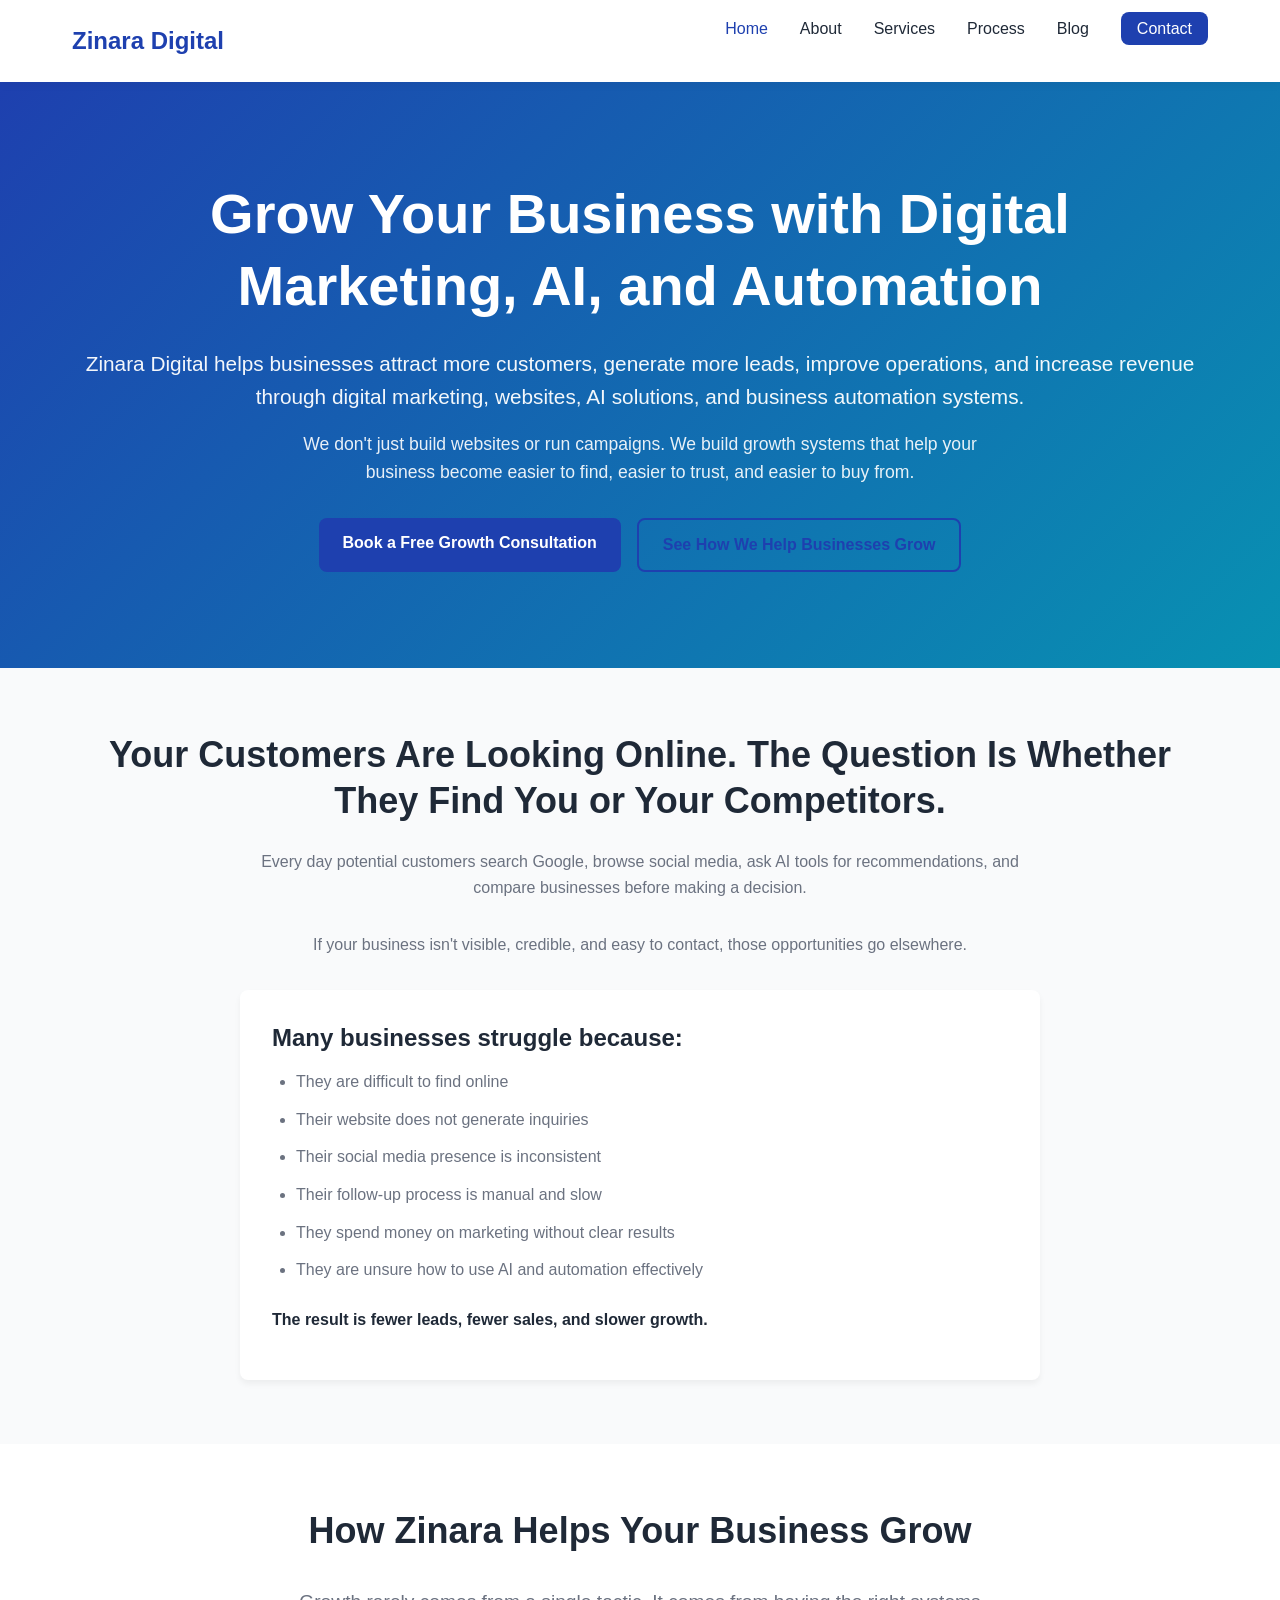
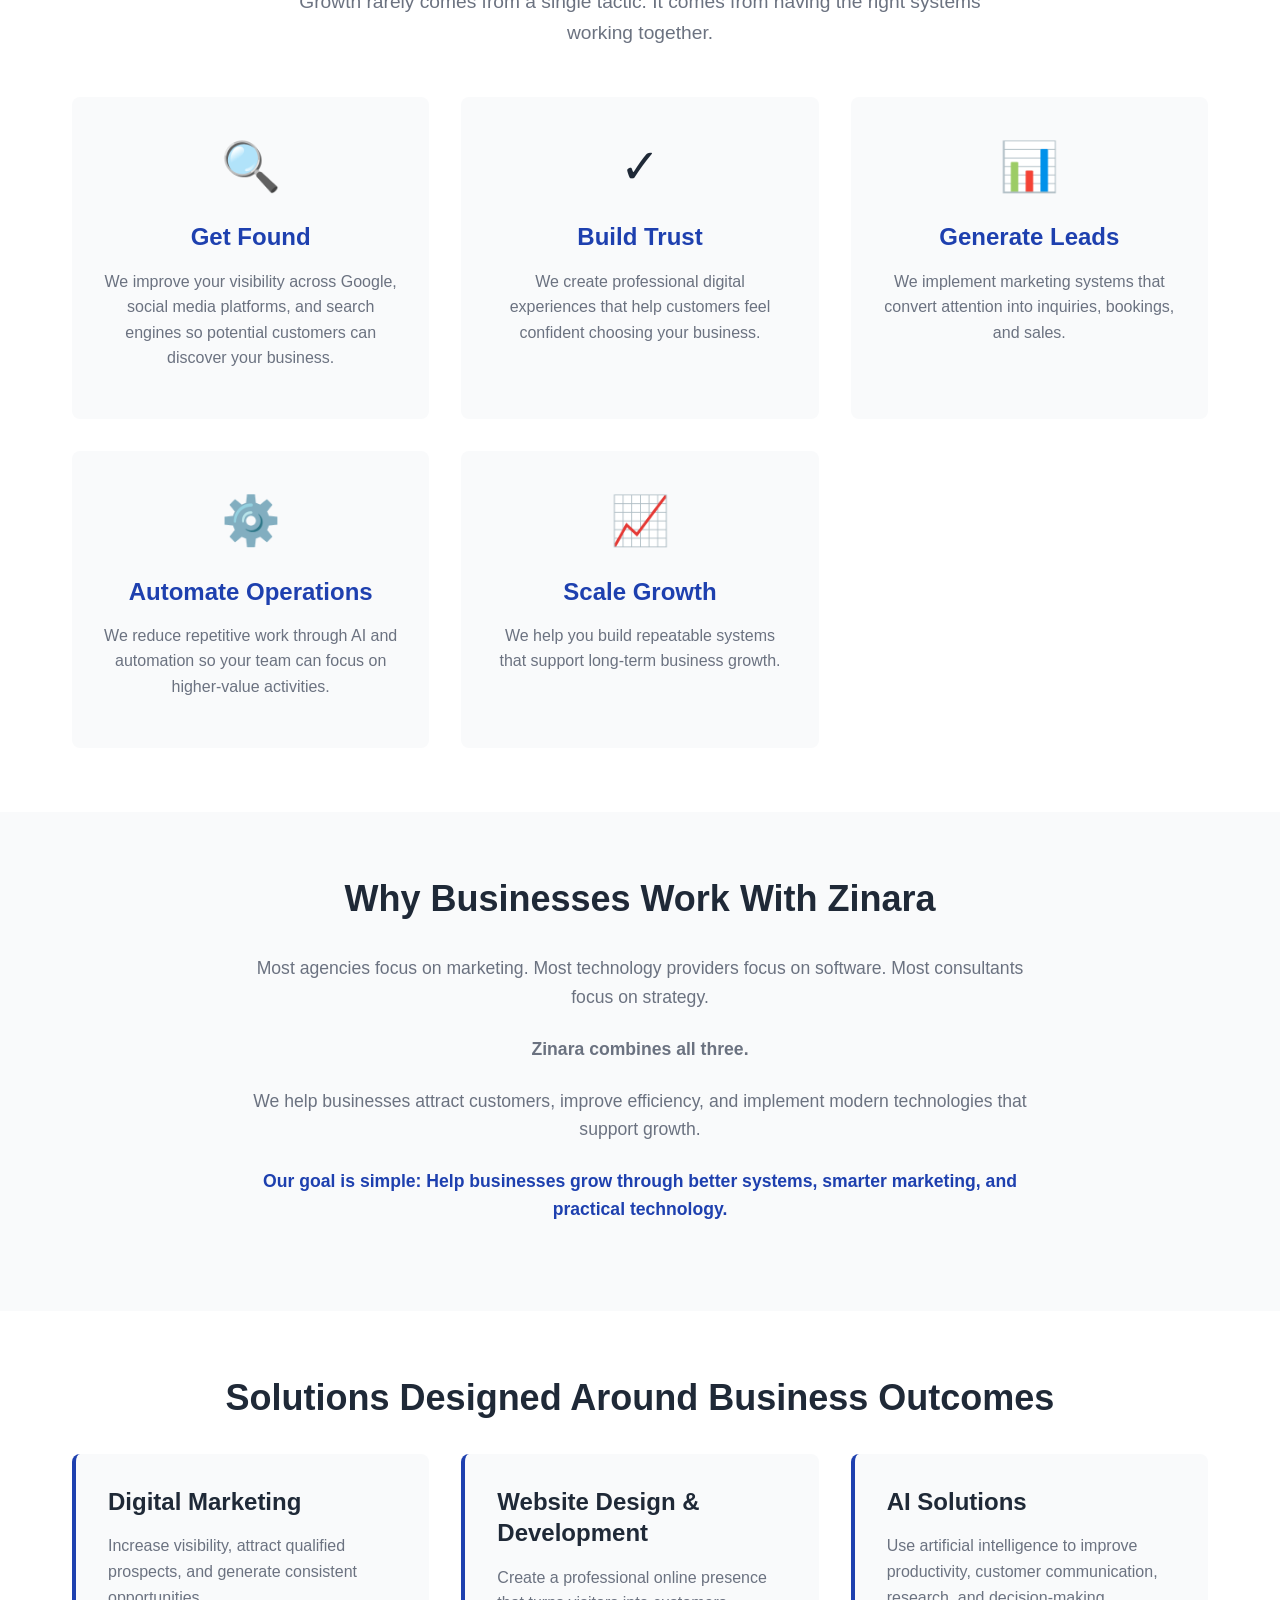
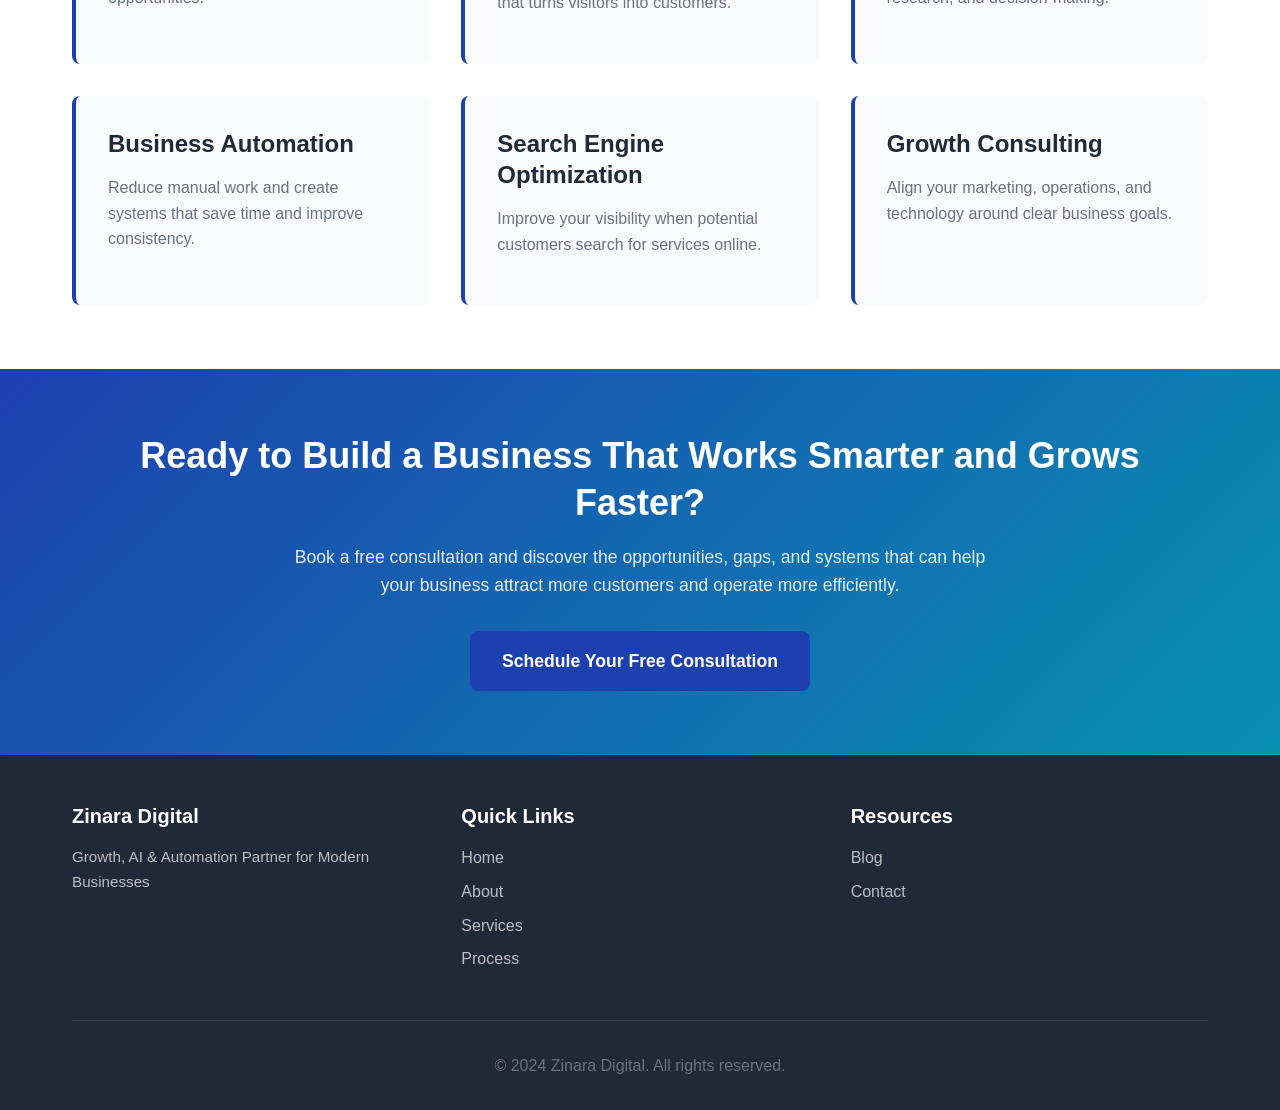
<file: index.html>
<!DOCTYPE html>
<html lang="en">
<head>
    <meta charset="UTF-8">
    <meta name="viewport" content="width=device-width, initial-scale=1.0">
    <title>Zinara Digital - Growth, AI & Automation Partner</title>
    <link rel="stylesheet" href="css/styles.css">
</head>
<body>
    <!-- Navigation -->
    <nav class="navbar">
        <div class="container">
            <div class="nav-wrapper">
                <div class="logo">
                    <a href="index.html">Zinara Digital</a>
                </div>
                <button class="menu-toggle" id="menuToggle">
                    <span></span>
                    <span></span>
                    <span></span>
                </button>
                <ul class="nav-menu" id="navMenu">
                    <li><a href="index.html" class="active">Home</a></li>
                    <li><a href="about.html">About</a></li>
                    <li><a href="services.html">Services</a></li>
                    <li><a href="process.html">Process</a></li>
                    <li><a href="blog.html">Blog</a></li>
                    <li><a href="contact.html" class="cta-btn">Contact</a></li>
                </ul>
            </div>
        </div>
    </nav>

    <!-- Hero Section -->
    <section class="hero">
        <div class="container">
            <div class="hero-content">
                <h1>Grow Your Business with Digital Marketing, AI, and Automation</h1>
                <p class="hero-subheading">Zinara Digital helps businesses attract more customers, generate more leads, improve operations, and increase revenue through digital marketing, websites, AI solutions, and business automation systems.</p>
                <p class="hero-description">We don't just build websites or run campaigns. We build growth systems that help your business become easier to find, easier to trust, and easier to buy from.</p>
                <div class="hero-cta">
                    <a href="contact.html" class="btn btn-primary">Book a Free Growth Consultation</a>
                    <a href="#solution" class="btn btn-secondary">See How We Help Businesses Grow</a>
                </div>
            </div>
        </div>
    </section>

    <!-- Problem Section -->
    <section class="problem">
        <div class="container">
            <h2>Your Customers Are Looking Online. The Question Is Whether They Find You or Your Competitors.</h2>
            <p>Every day potential customers search Google, browse social media, ask AI tools for recommendations, and compare businesses before making a decision.</p>
            <p>If your business isn't visible, credible, and easy to contact, those opportunities go elsewhere.</p>
            
            <div class="problems-list">
                <h3>Many businesses struggle because:</h3>
                <ul>
                    <li>They are difficult to find online</li>
                    <li>Their website does not generate inquiries</li>
                    <li>Their social media presence is inconsistent</li>
                    <li>Their follow-up process is manual and slow</li>
                    <li>They spend money on marketing without clear results</li>
                    <li>They are unsure how to use AI and automation effectively</li>
                </ul>
                <p class="result-text"><strong>The result is fewer leads, fewer sales, and slower growth.</strong></p>
            </div>
        </div>
    </section>

    <!-- Solution Section -->
    <section class="solution" id="solution">
        <div class="container">
            <h2>How Zinara Helps Your Business Grow</h2>
            <p class="section-intro">Growth rarely comes from a single tactic. It comes from having the right systems working together.</p>
            
            <div class="solutions-grid">
                <div class="solution-card">
                    <div class="solution-icon">🔍</div>
                    <h3>Get Found</h3>
                    <p>We improve your visibility across Google, social media platforms, and search engines so potential customers can discover your business.</p>
                </div>
                <div class="solution-card">
                    <div class="solution-icon">✓</div>
                    <h3>Build Trust</h3>
                    <p>We create professional digital experiences that help customers feel confident choosing your business.</p>
                </div>
                <div class="solution-card">
                    <div class="solution-icon">📊</div>
                    <h3>Generate Leads</h3>
                    <p>We implement marketing systems that convert attention into inquiries, bookings, and sales.</p>
                </div>
                <div class="solution-card">
                    <div class="solution-icon">⚙️</div>
                    <h3>Automate Operations</h3>
                    <p>We reduce repetitive work through AI and automation so your team can focus on higher-value activities.</p>
                </div>
                <div class="solution-card">
                    <div class="solution-icon">📈</div>
                    <h3>Scale Growth</h3>
                    <p>We help you build repeatable systems that support long-term business growth.</p>
                </div>
            </div>
        </div>
    </section>

    <!-- Why Zinara Section -->
    <section class="why-zinara">
        <div class="container">
            <h2>Why Businesses Work With Zinara</h2>
            <p>Most agencies focus on marketing. Most technology providers focus on software. Most consultants focus on strategy.</p>
            <p><strong>Zinara combines all three.</strong></p>
            <p>We help businesses attract customers, improve efficiency, and implement modern technologies that support growth.</p>
            <p class="highlight">Our goal is simple: Help businesses grow through better systems, smarter marketing, and practical technology.</p>
        </div>
    </section>

    <!-- Services Preview Section -->
    <section class="services-preview">
        <div class="container">
            <h2>Solutions Designed Around Business Outcomes</h2>
            <div class="services-grid">
                <div class="service-item">
                    <h3>Digital Marketing</h3>
                    <p>Increase visibility, attract qualified prospects, and generate consistent opportunities.</p>
                </div>
                <div class="service-item">
                    <h3>Website Design & Development</h3>
                    <p>Create a professional online presence that turns visitors into customers.</p>
                </div>
                <div class="service-item">
                    <h3>AI Solutions</h3>
                    <p>Use artificial intelligence to improve productivity, customer communication, research, and decision-making.</p>
                </div>
                <div class="service-item">
                    <h3>Business Automation</h3>
                    <p>Reduce manual work and create systems that save time and improve consistency.</p>
                </div>
                <div class="service-item">
                    <h3>Search Engine Optimization</h3>
                    <p>Improve your visibility when potential customers search for services online.</p>
                </div>
                <div class="service-item">
                    <h3>Growth Consulting</h3>
                    <p>Align your marketing, operations, and technology around clear business goals.</p>
                </div>
            </div>
        </div>
    </section>

    <!-- Final CTA Section -->
    <section class="final-cta">
        <div class="container">
            <h2>Ready to Build a Business That Works Smarter and Grows Faster?</h2>
            <p>Book a free consultation and discover the opportunities, gaps, and systems that can help your business attract more customers and operate more efficiently.</p>
            <a href="contact.html" class="btn btn-primary btn-large">Schedule Your Free Consultation</a>
        </div>
    </section>

    <!-- Footer -->
    <footer class="footer">
        <div class="container">
            <div class="footer-content">
                <div class="footer-section">
                    <h4>Zinara Digital</h4>
                    <p>Growth, AI & Automation Partner for Modern Businesses</p>
                </div>
                <div class="footer-section">
                    <h4>Quick Links</h4>
                    <ul>
                        <li><a href="index.html">Home</a></li>
                        <li><a href="about.html">About</a></li>
                        <li><a href="services.html">Services</a></li>
                        <li><a href="process.html">Process</a></li>
                    </ul>
                </div>
                <div class="footer-section">
                    <h4>Resources</h4>
                    <ul>
                        <li><a href="blog.html">Blog</a></li>
                        <li><a href="contact.html">Contact</a></li>
                    </ul>
                </div>
            </div>
            <div class="footer-bottom">
                <p>&copy; 2024 Zinara Digital. All rights reserved.</p>
            </div>
        </div>
    </footer>

    <script src="js/main.js"></script>
</body>
</html>
</file>
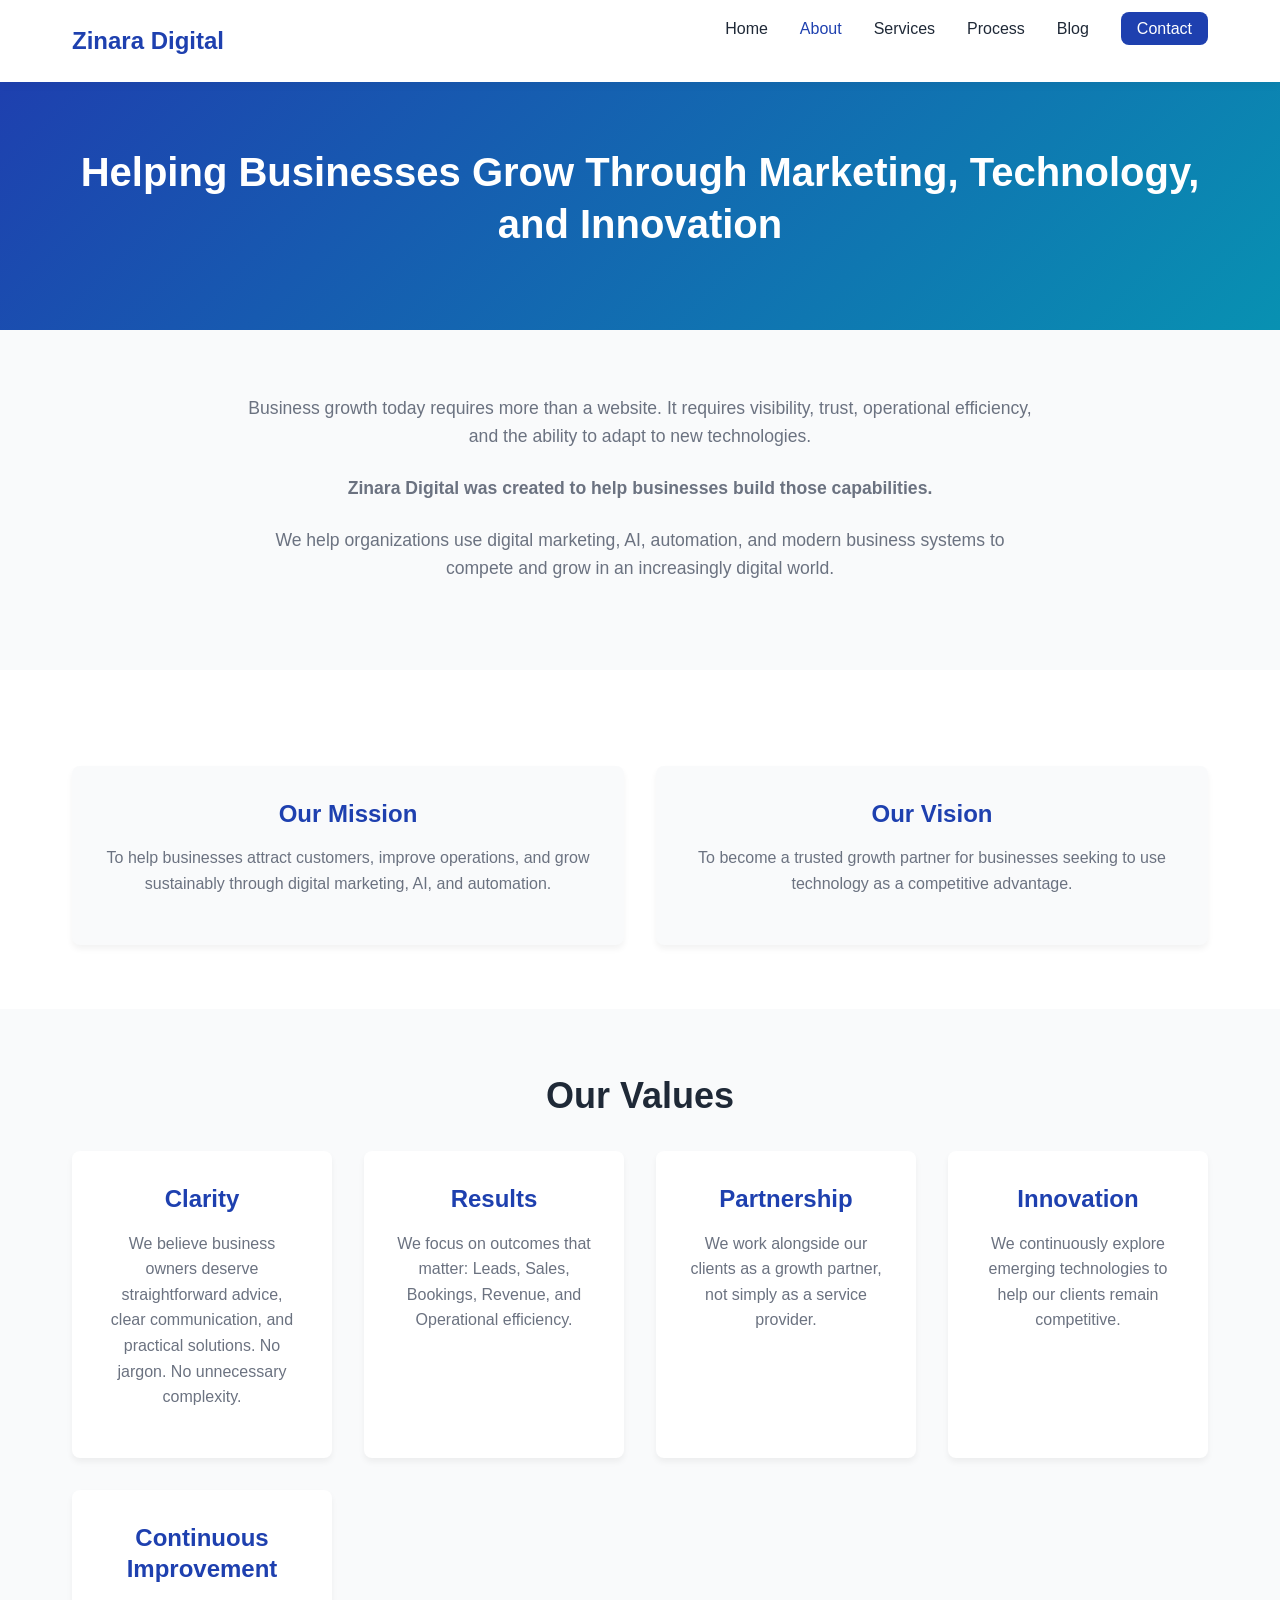
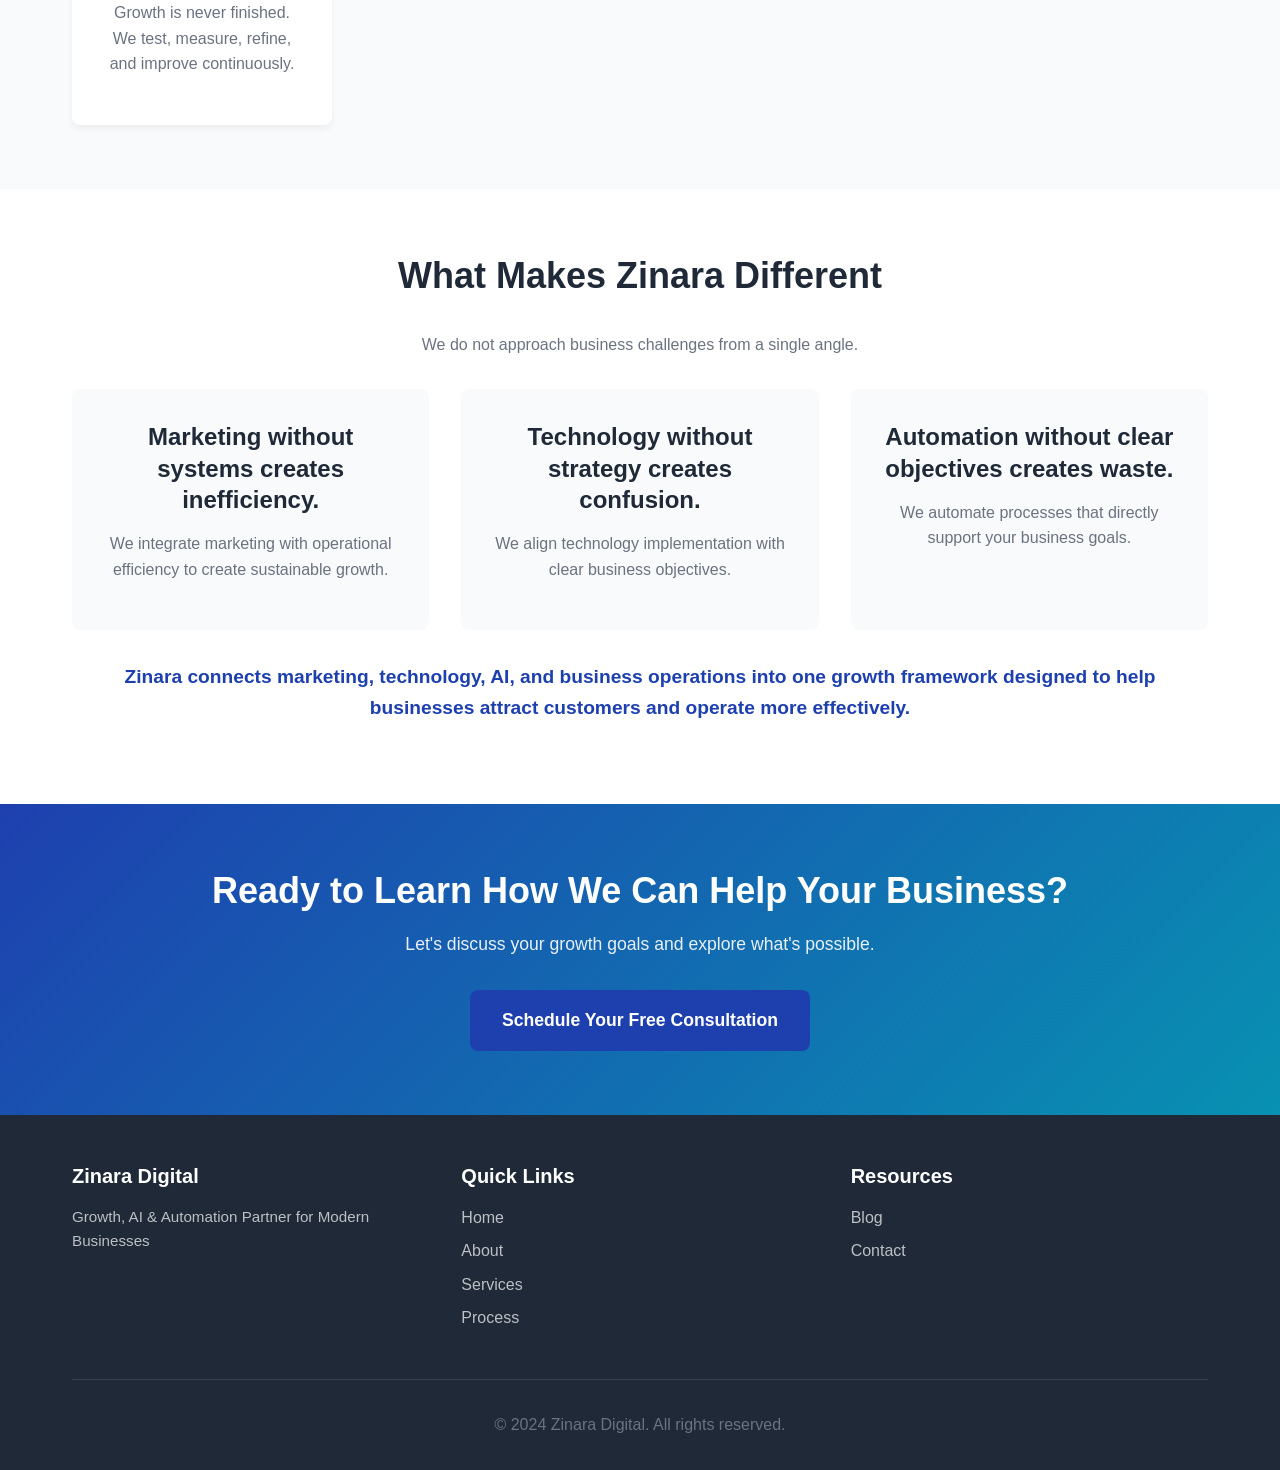
<file: about.html>
<!DOCTYPE html>
<html lang="en">
<head>
    <meta charset="UTF-8">
    <meta name="viewport" content="width=device-width, initial-scale=1.0">
    <title>About Zinara Digital - Growth Partner</title>
    <link rel="stylesheet" href="css/styles.css">
</head>
<body>
    <!-- Navigation -->
    <nav class="navbar">
        <div class="container">
            <div class="nav-wrapper">
                <div class="logo">
                    <a href="index.html">Zinara Digital</a>
                </div>
                <button class="menu-toggle" id="menuToggle">
                    <span></span>
                    <span></span>
                    <span></span>
                </button>
                <ul class="nav-menu" id="navMenu">
                    <li><a href="index.html">Home</a></li>
                    <li><a href="about.html" class="active">About</a></li>
                    <li><a href="services.html">Services</a></li>
                    <li><a href="process.html">Process</a></li>
                    <li><a href="blog.html">Blog</a></li>
                    <li><a href="contact.html" class="cta-btn">Contact</a></li>
                </ul>
            </div>
        </div>
    </nav>

    <!-- Hero Section -->
    <section class="page-hero">
        <div class="container">
            <h1>Helping Businesses Grow Through Marketing, Technology, and Innovation</h1>
        </div>
    </section>

    <!-- Introduction Section -->
    <section class="about-intro">
        <div class="container">
            <p>Business growth today requires more than a website. It requires visibility, trust, operational efficiency, and the ability to adapt to new technologies.</p>
            <p><strong>Zinara Digital was created to help businesses build those capabilities.</strong></p>
            <p>We help organizations use digital marketing, AI, automation, and modern business systems to compete and grow in an increasingly digital world.</p>
        </div>
    </section>

    <!-- Mission, Vision, Values -->
    <section class="mission-vision">
        <div class="container">
            <div class="mvv-grid">
                <div class="mvv-card">
                    <h2>Our Mission</h2>
                    <p>To help businesses attract customers, improve operations, and grow sustainably through digital marketing, AI, and automation.</p>
                </div>
                <div class="mvv-card">
                    <h2>Our Vision</h2>
                    <p>To become a trusted growth partner for businesses seeking to use technology as a competitive advantage.</p>
                </div>
            </div>
        </div>
    </section>

    <!-- Values Section -->
    <section class="values">
        <div class="container">
            <h2>Our Values</h2>
            <div class="values-grid">
                <div class="value-card">
                    <h3>Clarity</h3>
                    <p>We believe business owners deserve straightforward advice, clear communication, and practical solutions. No jargon. No unnecessary complexity.</p>
                </div>
                <div class="value-card">
                    <h3>Results</h3>
                    <p>We focus on outcomes that matter: Leads, Sales, Bookings, Revenue, and Operational efficiency.</p>
                </div>
                <div class="value-card">
                    <h3>Partnership</h3>
                    <p>We work alongside our clients as a growth partner, not simply as a service provider.</p>
                </div>
                <div class="value-card">
                    <h3>Innovation</h3>
                    <p>We continuously explore emerging technologies to help our clients remain competitive.</p>
                </div>
                <div class="value-card">
                    <h3>Continuous Improvement</h3>
                    <p>Growth is never finished. We test, measure, refine, and improve continuously.</p>
                </div>
            </div>
        </div>
    </section>

    <!-- What Makes Zinara Different -->
    <section class="difference">
        <div class="container">
            <h2>What Makes Zinara Different</h2>
            <p>We do not approach business challenges from a single angle.</p>
            <div class="difference-content">
                <div class="difference-item">
                    <h3>Marketing without systems creates inefficiency.</h3>
                    <p>We integrate marketing with operational efficiency to create sustainable growth.</p>
                </div>
                <div class="difference-item">
                    <h3>Technology without strategy creates confusion.</h3>
                    <p>We align technology implementation with clear business objectives.</p>
                </div>
                <div class="difference-item">
                    <h3>Automation without clear objectives creates waste.</h3>
                    <p>We automate processes that directly support your business goals.</p>
                </div>
            </div>
            <p class="highlight">Zinara connects marketing, technology, AI, and business operations into one growth framework designed to help businesses attract customers and operate more effectively.</p>
        </div>
    </section>

    <!-- CTA Section -->
    <section class="final-cta">
        <div class="container">
            <h2>Ready to Learn How We Can Help Your Business?</h2>
            <p>Let's discuss your growth goals and explore what's possible.</p>
            <a href="contact.html" class="btn btn-primary btn-large">Schedule Your Free Consultation</a>
        </div>
    </section>

    <!-- Footer -->
    <footer class="footer">
        <div class="container">
            <div class="footer-content">
                <div class="footer-section">
                    <h4>Zinara Digital</h4>
                    <p>Growth, AI & Automation Partner for Modern Businesses</p>
                </div>
                <div class="footer-section">
                    <h4>Quick Links</h4>
                    <ul>
                        <li><a href="index.html">Home</a></li>
                        <li><a href="about.html">About</a></li>
                        <li><a href="services.html">Services</a></li>
                        <li><a href="process.html">Process</a></li>
                    </ul>
                </div>
                <div class="footer-section">
                    <h4>Resources</h4>
                    <ul>
                        <li><a href="blog.html">Blog</a></li>
                        <li><a href="contact.html">Contact</a></li>
                    </ul>
                </div>
            </div>
            <div class="footer-bottom">
                <p>&copy; 2024 Zinara Digital. All rights reserved.</p>
            </div>
        </div>
    </footer>

    <script src="js/main.js"></script>
</body>
</html>
</file>
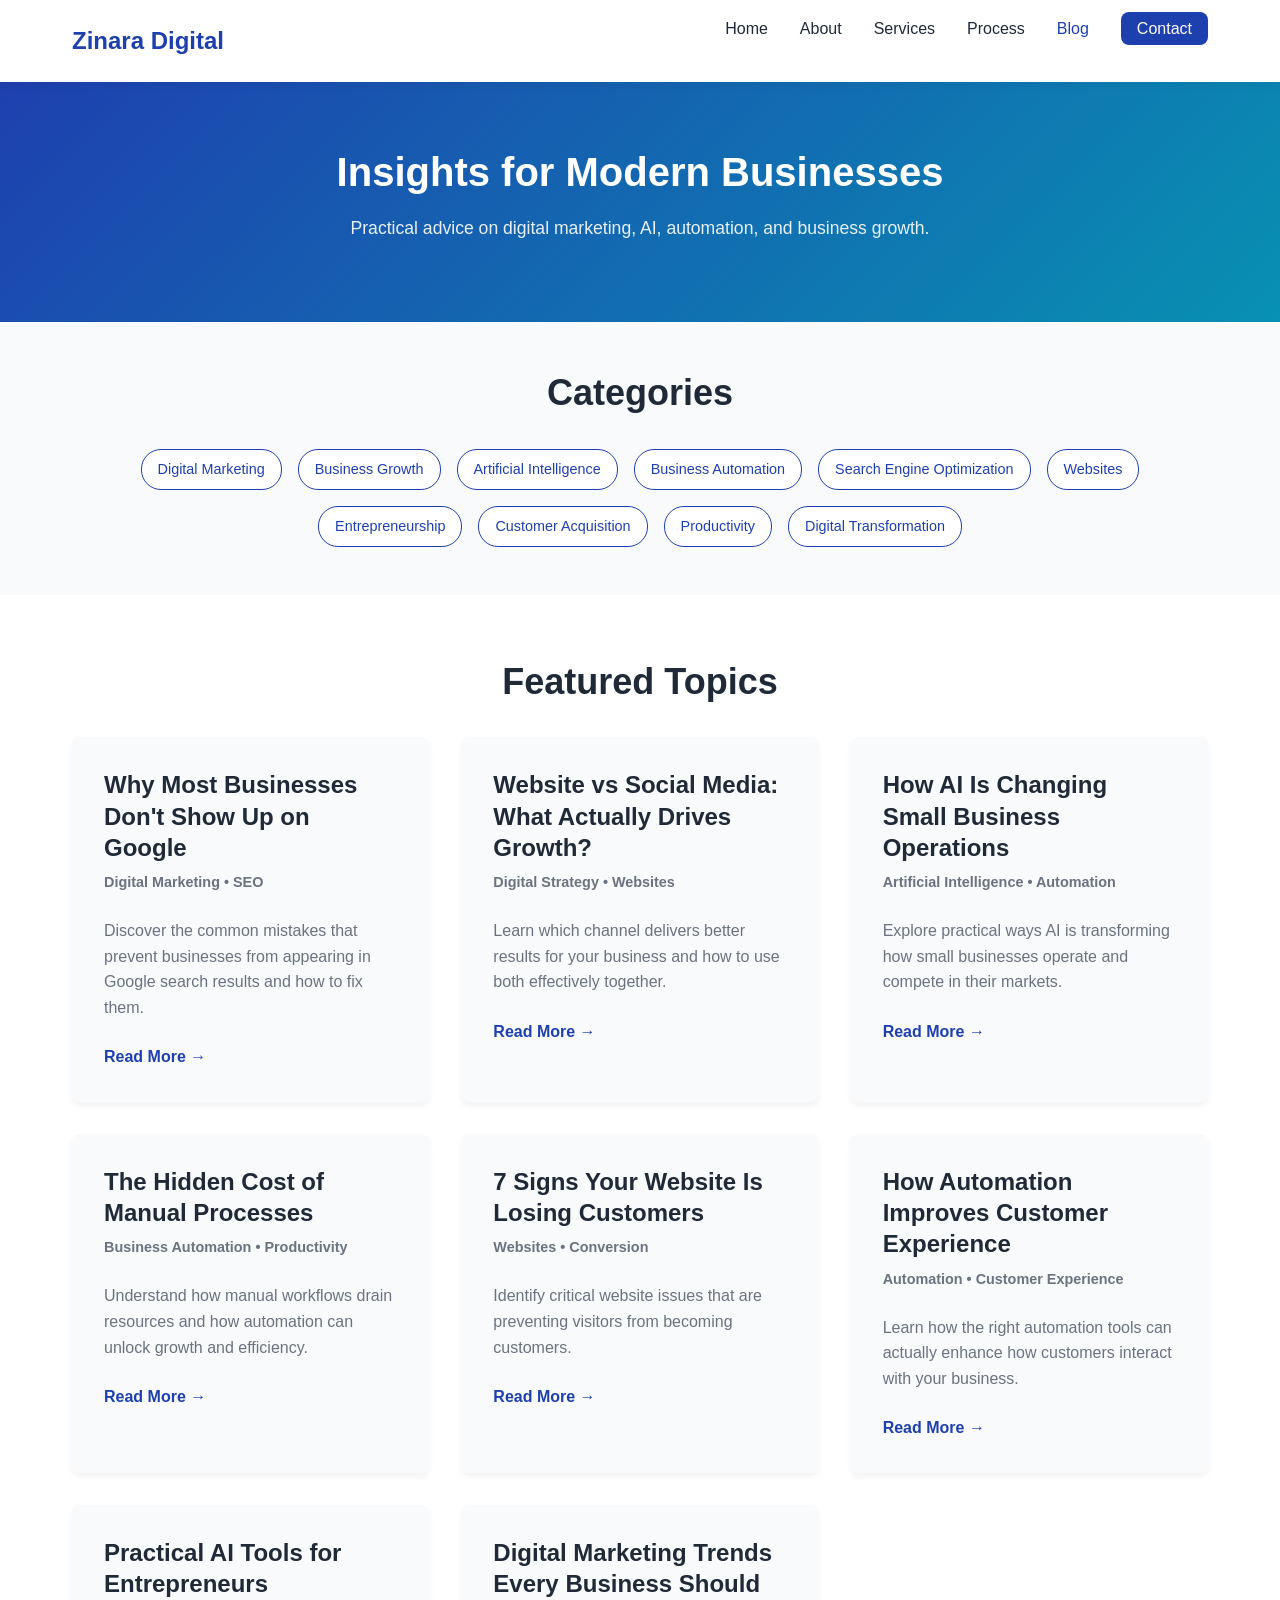
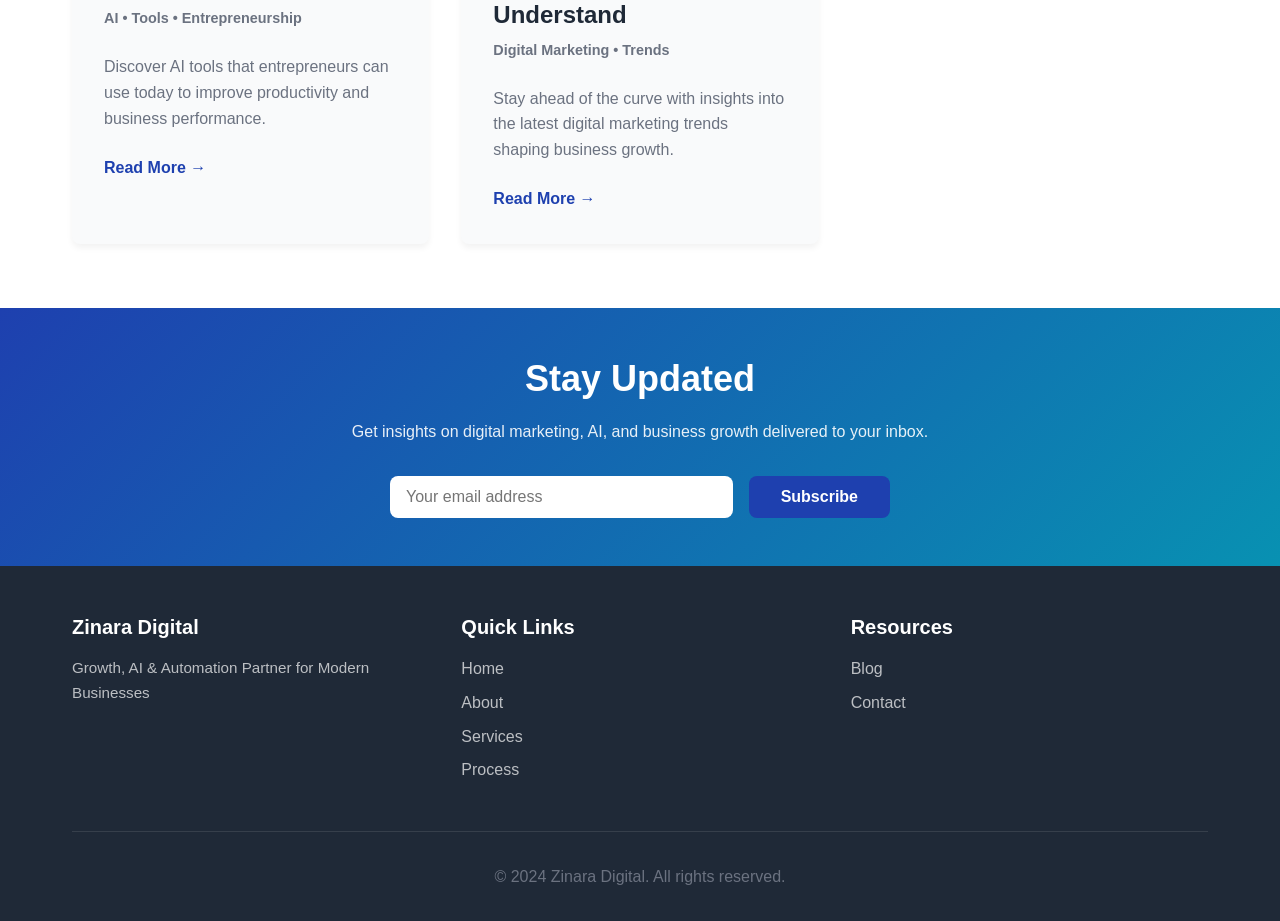
<file: blog.html>
<!DOCTYPE html>
<html lang="en">
<head>
    <meta charset="UTF-8">
    <meta name="viewport" content="width=device-width, initial-scale=1.0">
    <title>Blog - Zinara Digital</title>
    <link rel="stylesheet" href="css/styles.css">
</head>
<body>
    <!-- Navigation -->
    <nav class="navbar">
        <div class="container">
            <div class="nav-wrapper">
                <div class="logo">
                    <a href="index.html">Zinara Digital</a>
                </div>
                <button class="menu-toggle" id="menuToggle">
                    <span></span>
                    <span></span>
                    <span></span>
                </button>
                <ul class="nav-menu" id="navMenu">
                    <li><a href="index.html">Home</a></li>
                    <li><a href="about.html">About</a></li>
                    <li><a href="services.html">Services</a></li>
                    <li><a href="process.html">Process</a></li>
                    <li><a href="blog.html" class="active">Blog</a></li>
                    <li><a href="contact.html" class="cta-btn">Contact</a></li>
                </ul>
            </div>
        </div>
    </nav>

    <!-- Hero Section -->
    <section class="page-hero">
        <div class="container">
            <h1>Insights for Modern Businesses</h1>
            <p>Practical advice on digital marketing, AI, automation, and business growth.</p>
        </div>
    </section>

    <!-- Blog Categories -->
    <section class="blog-categories">
        <div class="container">
            <h2>Categories</h2>
            <div class="categories-list">
                <span class="category-tag">Digital Marketing</span>
                <span class="category-tag">Business Growth</span>
                <span class="category-tag">Artificial Intelligence</span>
                <span class="category-tag">Business Automation</span>
                <span class="category-tag">Search Engine Optimization</span>
                <span class="category-tag">Websites</span>
                <span class="category-tag">Entrepreneurship</span>
                <span class="category-tag">Customer Acquisition</span>
                <span class="category-tag">Productivity</span>
                <span class="category-tag">Digital Transformation</span>
            </div>
        </div>
    </section>

    <!-- Featured Blog Posts -->
    <section class="blog-posts">
        <div class="container">
            <h2>Featured Topics</h2>
            <div class="posts-grid">
                <article class="blog-post-card">
                    <h3>Why Most Businesses Don't Show Up on Google</h3>
                    <p class="post-meta">Digital Marketing • SEO</p>
                    <p>Discover the common mistakes that prevent businesses from appearing in Google search results and how to fix them.</p>
                    <a href="#" class="read-more">Read More →</a>
                </article>

                <article class="blog-post-card">
                    <h3>Website vs Social Media: What Actually Drives Growth?</h3>
                    <p class="post-meta">Digital Strategy • Websites</p>
                    <p>Learn which channel delivers better results for your business and how to use both effectively together.</p>
                    <a href="#" class="read-more">Read More →</a>
                </article>

                <article class="blog-post-card">
                    <h3>How AI Is Changing Small Business Operations</h3>
                    <p class="post-meta">Artificial Intelligence • Automation</p>
                    <p>Explore practical ways AI is transforming how small businesses operate and compete in their markets.</p>
                    <a href="#" class="read-more">Read More →</a>
                </article>

                <article class="blog-post-card">
                    <h3>The Hidden Cost of Manual Processes</h3>
                    <p class="post-meta">Business Automation • Productivity</p>
                    <p>Understand how manual workflows drain resources and how automation can unlock growth and efficiency.</p>
                    <a href="#" class="read-more">Read More →</a>
                </article>

                <article class="blog-post-card">
                    <h3>7 Signs Your Website Is Losing Customers</h3>
                    <p class="post-meta">Websites • Conversion</p>
                    <p>Identify critical website issues that are preventing visitors from becoming customers.</p>
                    <a href="#" class="read-more">Read More →</a>
                </article>

                <article class="blog-post-card">
                    <h3>How Automation Improves Customer Experience</h3>
                    <p class="post-meta">Automation • Customer Experience</p>
                    <p>Learn how the right automation tools can actually enhance how customers interact with your business.</p>
                    <a href="#" class="read-more">Read More →</a>
                </article>

                <article class="blog-post-card">
                    <h3>Practical AI Tools for Entrepreneurs</h3>
                    <p class="post-meta">AI • Tools • Entrepreneurship</p>
                    <p>Discover AI tools that entrepreneurs can use today to improve productivity and business performance.</p>
                    <a href="#" class="read-more">Read More →</a>
                </article>

                <article class="blog-post-card">
                    <h3>Digital Marketing Trends Every Business Should Understand</h3>
                    <p class="post-meta">Digital Marketing • Trends</p>
                    <p>Stay ahead of the curve with insights into the latest digital marketing trends shaping business growth.</p>
                    <a href="#" class="read-more">Read More →</a>
                </article>
            </div>
        </div>
    </section>

    <!-- Newsletter CTA -->
    <section class="newsletter-cta">
        <div class="container">
            <h2>Stay Updated</h2>
            <p>Get insights on digital marketing, AI, and business growth delivered to your inbox.</p>
            <form class="newsletter-form" id="newsletterForm">
                <input type="email" placeholder="Your email address" required>
                <button type="submit" class="btn btn-primary">Subscribe</button>
            </form>
        </div>
    </section>

    <!-- Footer -->
    <footer class="footer">
        <div class="container">
            <div class="footer-content">
                <div class="footer-section">
                    <h4>Zinara Digital</h4>
                    <p>Growth, AI & Automation Partner for Modern Businesses</p>
                </div>
                <div class="footer-section">
                    <h4>Quick Links</h4>
                    <ul>
                        <li><a href="index.html">Home</a></li>
                        <li><a href="about.html">About</a></li>
                        <li><a href="services.html">Services</a></li>
                        <li><a href="process.html">Process</a></li>
                    </ul>
                </div>
                <div class="footer-section">
                    <h4>Resources</h4>
                    <ul>
                        <li><a href="blog.html">Blog</a></li>
                        <li><a href="contact.html">Contact</a></li>
                    </ul>
                </div>
            </div>
            <div class="footer-bottom">
                <p>&copy; 2024 Zinara Digital. All rights reserved.</p>
            </div>
        </div>
    </footer>

    <script src="js/main.js"></script>
</body>
</html>
</file>
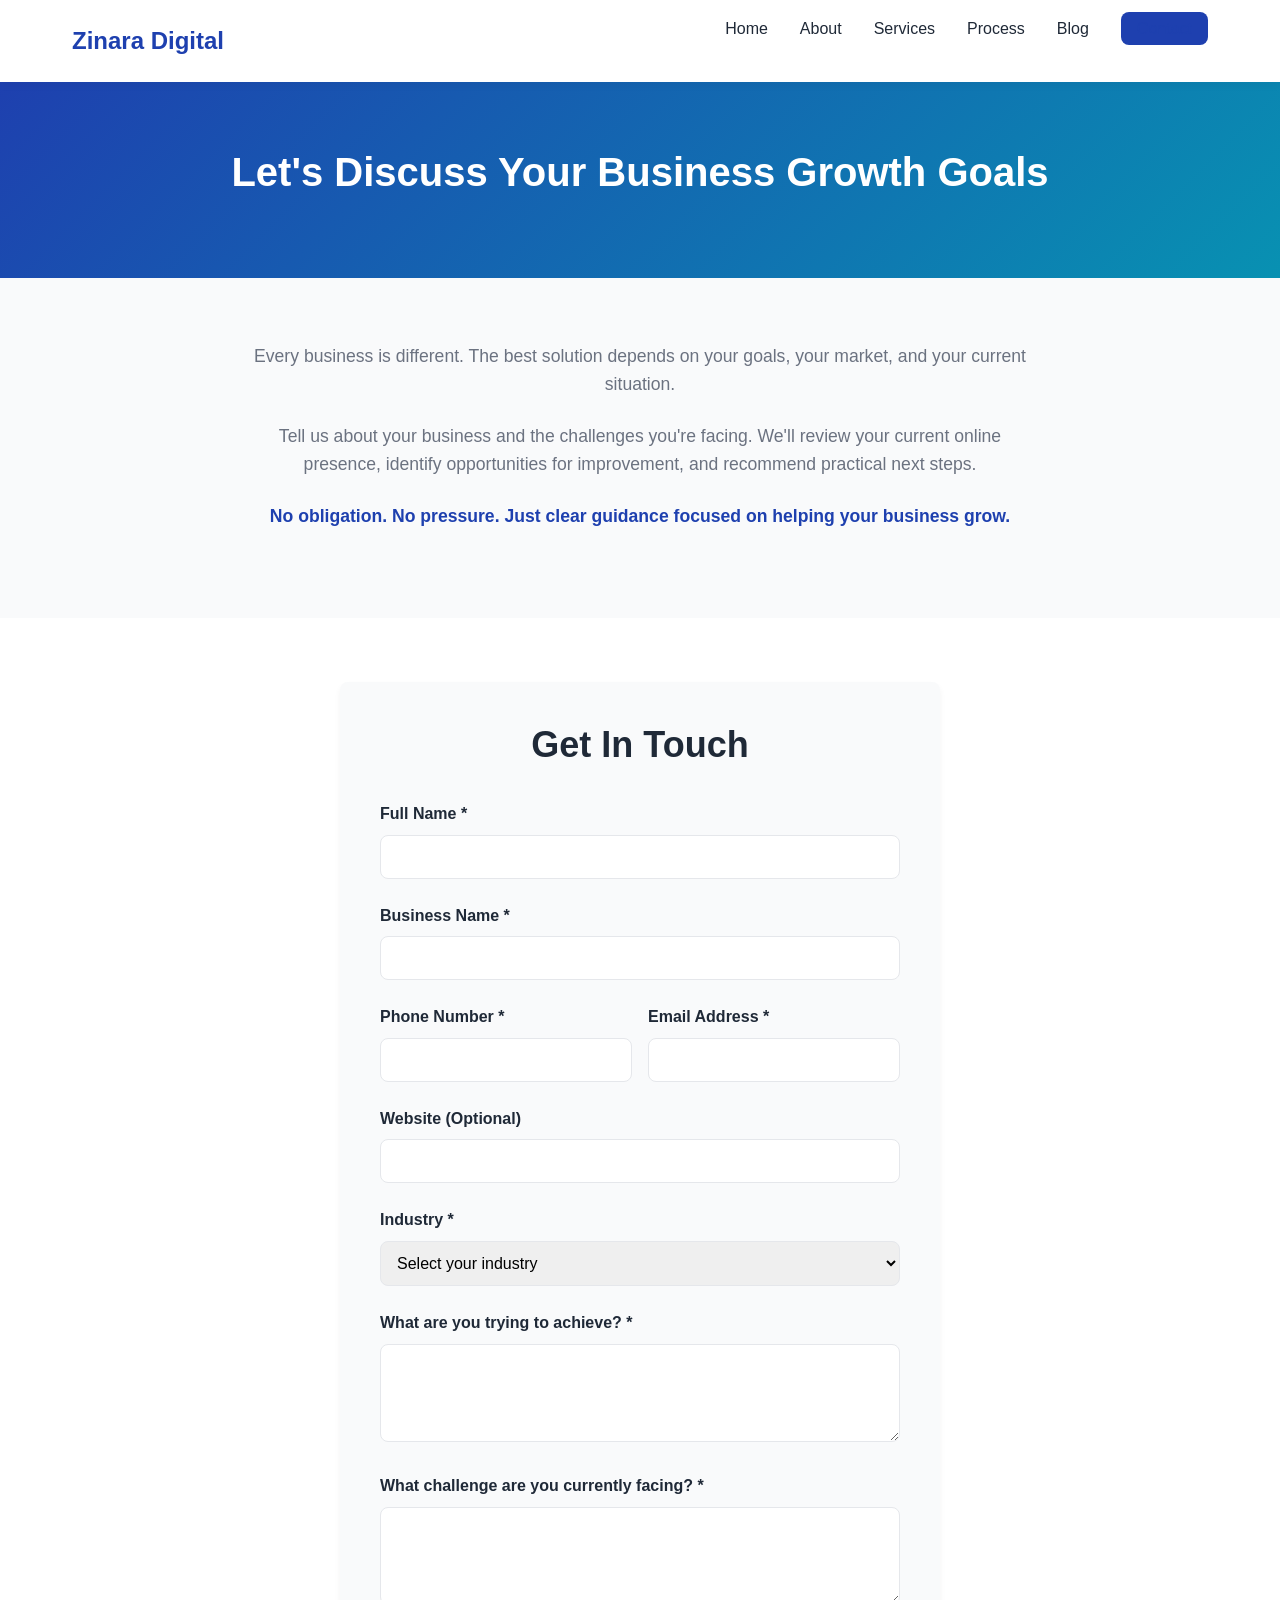
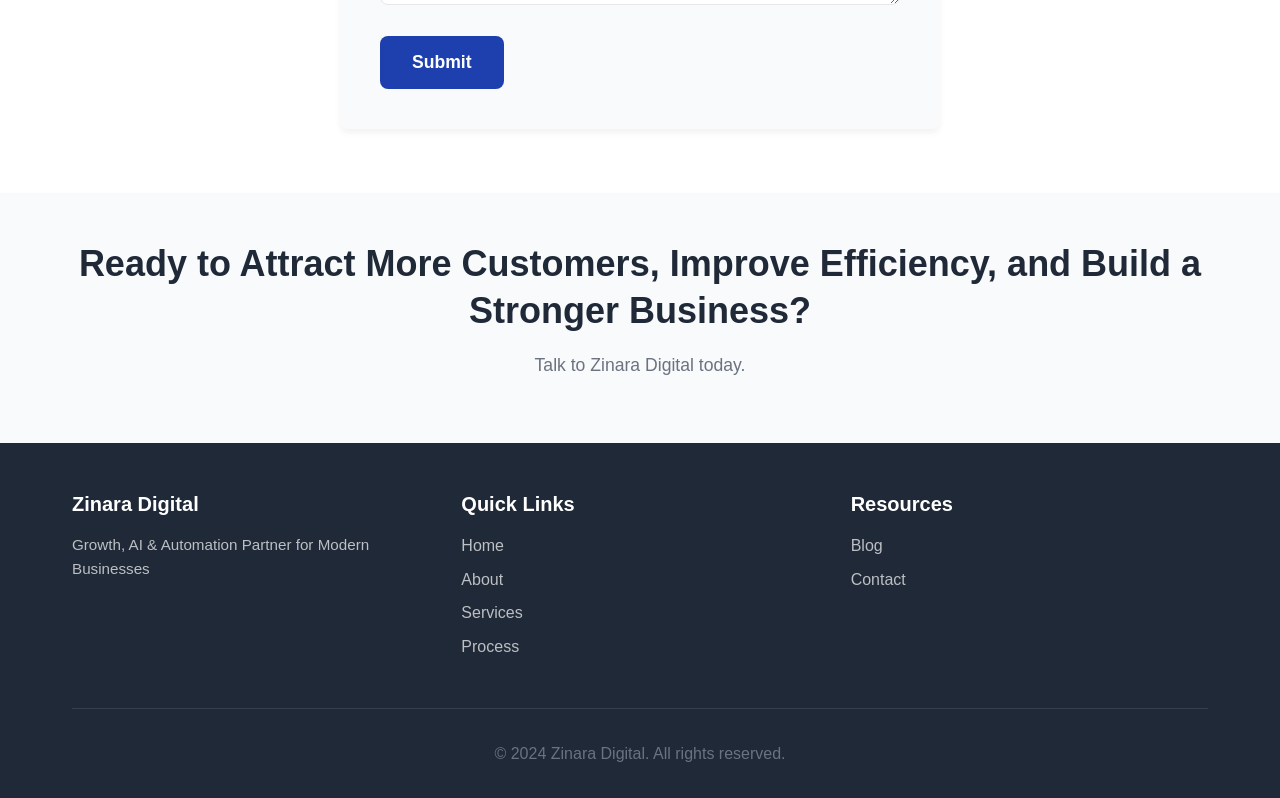
<file: contact.html>
<!DOCTYPE html>
<html lang="en">
<head>
    <meta charset="UTF-8">
    <meta name="viewport" content="width=device-width, initial-scale=1.0">
    <title>Contact - Zinara Digital</title>
    <link rel="stylesheet" href="css/styles.css">
</head>
<body>
    <!-- Navigation -->
    <nav class="navbar">
        <div class="container">
            <div class="nav-wrapper">
                <div class="logo">
                    <a href="index.html">Zinara Digital</a>
                </div>
                <button class="menu-toggle" id="menuToggle">
                    <span></span>
                    <span></span>
                    <span></span>
                </button>
                <ul class="nav-menu" id="navMenu">
                    <li><a href="index.html">Home</a></li>
                    <li><a href="about.html">About</a></li>
                    <li><a href="services.html">Services</a></li>
                    <li><a href="process.html">Process</a></li>
                    <li><a href="blog.html">Blog</a></li>
                    <li><a href="contact.html" class="active cta-btn">Contact</a></li>
                </ul>
            </div>
        </div>
    </nav>

    <!-- Hero Section -->
    <section class="page-hero">
        <div class="container">
            <h1>Let's Discuss Your Business Growth Goals</h1>
        </div>
    </section>

    <!-- Contact Introduction -->
    <section class="contact-intro">
        <div class="container">
            <p>Every business is different. The best solution depends on your goals, your market, and your current situation.</p>
            <p>Tell us about your business and the challenges you're facing. We'll review your current online presence, identify opportunities for improvement, and recommend practical next steps.</p>
            <p class="highlight">No obligation. No pressure. Just clear guidance focused on helping your business grow.</p>
        </div>
    </section>

    <!-- Contact Form Section -->
    <section class="contact-form-section">
        <div class="container">
            <div class="form-wrapper">
                <h2>Get In Touch</h2>
                <form class="contact-form" id="contactForm">
                    <div class="form-group">
                        <label for="fullName">Full Name *</label>
                        <input type="text" id="fullName" name="fullName" required>
                    </div>

                    <div class="form-group">
                        <label for="businessName">Business Name *</label>
                        <input type="text" id="businessName" name="businessName" required>
                    </div>

                    <div class="form-row">
                        <div class="form-group">
                            <label for="phone">Phone Number *</label>
                            <input type="tel" id="phone" name="phone" required>
                        </div>
                        <div class="form-group">
                            <label for="email">Email Address *</label>
                            <input type="email" id="email" name="email" required>
                        </div>
                    </div>

                    <div class="form-group">
                        <label for="website">Website (Optional)</label>
                        <input type="url" id="website" name="website">
                    </div>

                    <div class="form-group">
                        <label for="industry">Industry *</label>
                        <select id="industry" name="industry" required>
                            <option value="">Select your industry</option>
                            <option value="retail">Retail</option>
                            <option value="healthcare">Healthcare</option>
                            <option value="professional-services">Professional Services</option>
                            <option value="e-commerce">E-Commerce</option>
                            <option value="manufacturing">Manufacturing</option>
                            <option value="technology">Technology</option>
                            <option value="hospitality">Hospitality</option>
                            <option value="education">Education</option>
                            <option value="finance">Finance</option>
                            <option value="other">Other</option>
                        </select>
                    </div>

                    <div class="form-group">
                        <label for="achieve">What are you trying to achieve? *</label>
                        <textarea id="achieve" name="achieve" rows="4" required></textarea>
                    </div>

                    <div class="form-group">
                        <label for="challenge">What challenge are you currently facing? *</label>
                        <textarea id="challenge" name="challenge" rows="4" required></textarea>
                    </div>

                    <button type="submit" class="btn btn-primary btn-large">Submit</button>
                </form>
            </div>
        </div>
    </section>

    <!-- Final CTA -->
    <section class="contact-cta">
        <div class="container">
            <h2>Ready to Attract More Customers, Improve Efficiency, and Build a Stronger Business?</h2>
            <p>Talk to Zinara Digital today.</p>
        </div>
    </section>

    <!-- Footer -->
    <footer class="footer">
        <div class="container">
            <div class="footer-content">
                <div class="footer-section">
                    <h4>Zinara Digital</h4>
                    <p>Growth, AI & Automation Partner for Modern Businesses</p>
                </div>
                <div class="footer-section">
                    <h4>Quick Links</h4>
                    <ul>
                        <li><a href="index.html">Home</a></li>
                        <li><a href="about.html">About</a></li>
                        <li><a href="services.html">Services</a></li>
                        <li><a href="process.html">Process</a></li>
                    </ul>
                </div>
                <div class="footer-section">
                    <h4>Resources</h4>
                    <ul>
                        <li><a href="blog.html">Blog</a></li>
                        <li><a href="contact.html">Contact</a></li>
                    </ul>
                </div>
            </div>
            <div class="footer-bottom">
                <p>&copy; 2024 Zinara Digital. All rights reserved.</p>
            </div>
        </div>
    </footer>

    <script src="js/main.js"></script>
</body>
</html>
</file>
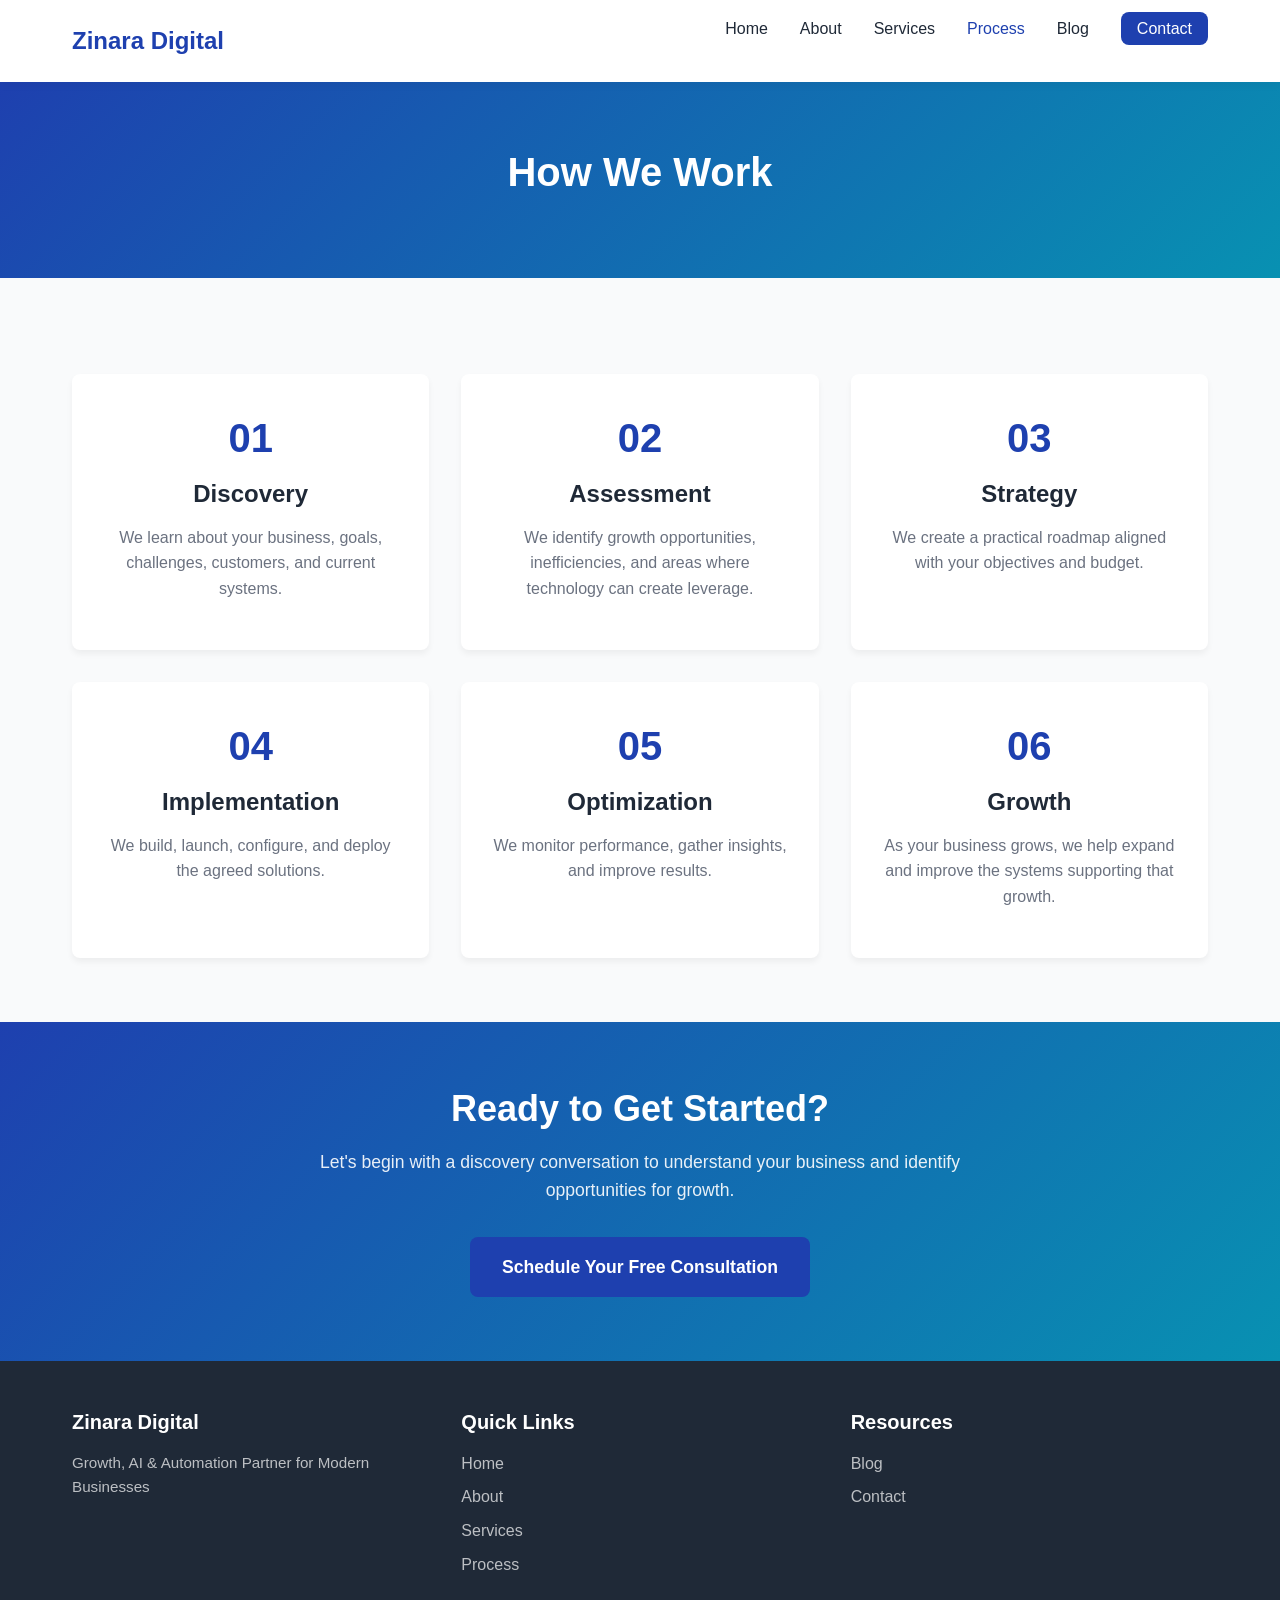
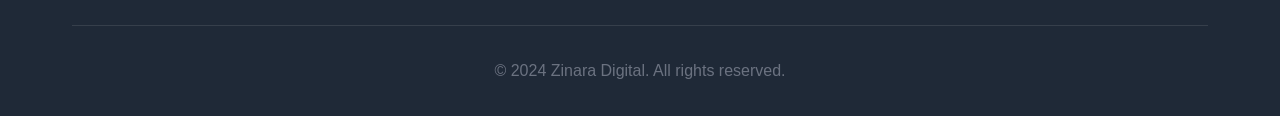
<file: process.html>
<!DOCTYPE html>
<html lang="en">
<head>
    <meta charset="UTF-8">
    <meta name="viewport" content="width=device-width, initial-scale=1.0">
    <title>Our Process - Zinara Digital</title>
    <link rel="stylesheet" href="css/styles.css">
</head>
<body>
    <!-- Navigation -->
    <nav class="navbar">
        <div class="container">
            <div class="nav-wrapper">
                <div class="logo">
                    <a href="index.html">Zinara Digital</a>
                </div>
                <button class="menu-toggle" id="menuToggle">
                    <span></span>
                    <span></span>
                    <span></span>
                </button>
                <ul class="nav-menu" id="navMenu">
                    <li><a href="index.html">Home</a></li>
                    <li><a href="about.html">About</a></li>
                    <li><a href="services.html">Services</a></li>
                    <li><a href="process.html" class="active">Process</a></li>
                    <li><a href="blog.html">Blog</a></li>
                    <li><a href="contact.html" class="cta-btn">Contact</a></li>
                </ul>
            </div>
        </div>
    </nav>

    <!-- Hero Section -->
    <section class="page-hero">
        <div class="container">
            <h1>How We Work</h1>
        </div>
    </section>

    <!-- Process Steps -->
    <section class="process-steps">
        <div class="container">
            <div class="steps-grid">
                <div class="step-card">
                    <div class="step-number">01</div>
                    <h3>Discovery</h3>
                    <p>We learn about your business, goals, challenges, customers, and current systems.</p>
                </div>

                <div class="step-card">
                    <div class="step-number">02</div>
                    <h3>Assessment</h3>
                    <p>We identify growth opportunities, inefficiencies, and areas where technology can create leverage.</p>
                </div>

                <div class="step-card">
                    <div class="step-number">03</div>
                    <h3>Strategy</h3>
                    <p>We create a practical roadmap aligned with your objectives and budget.</p>
                </div>

                <div class="step-card">
                    <div class="step-number">04</div>
                    <h3>Implementation</h3>
                    <p>We build, launch, configure, and deploy the agreed solutions.</p>
                </div>

                <div class="step-card">
                    <div class="step-number">05</div>
                    <h3>Optimization</h3>
                    <p>We monitor performance, gather insights, and improve results.</p>
                </div>

                <div class="step-card">
                    <div class="step-number">06</div>
                    <h3>Growth</h3>
                    <p>As your business grows, we help expand and improve the systems supporting that growth.</p>
                </div>
            </div>
        </div>
    </section>

    <!-- CTA Section -->
    <section class="final-cta">
        <div class="container">
            <h2>Ready to Get Started?</h2>
            <p>Let's begin with a discovery conversation to understand your business and identify opportunities for growth.</p>
            <a href="contact.html" class="btn btn-primary btn-large">Schedule Your Free Consultation</a>
        </div>
    </section>

    <!-- Footer -->
    <footer class="footer">
        <div class="container">
            <div class="footer-content">
                <div class="footer-section">
                    <h4>Zinara Digital</h4>
                    <p>Growth, AI & Automation Partner for Modern Businesses</p>
                </div>
                <div class="footer-section">
                    <h4>Quick Links</h4>
                    <ul>
                        <li><a href="index.html">Home</a></li>
                        <li><a href="about.html">About</a></li>
                        <li><a href="services.html">Services</a></li>
                        <li><a href="process.html">Process</a></li>
                    </ul>
                </div>
                <div class="footer-section">
                    <h4>Resources</h4>
                    <ul>
                        <li><a href="blog.html">Blog</a></li>
                        <li><a href="contact.html">Contact</a></li>
                    </ul>
                </div>
            </div>
            <div class="footer-bottom">
                <p>&copy; 2024 Zinara Digital. All rights reserved.</p>
            </div>
        </div>
    </footer>

    <script src="js/main.js"></script>
</body>
</html>
</file>
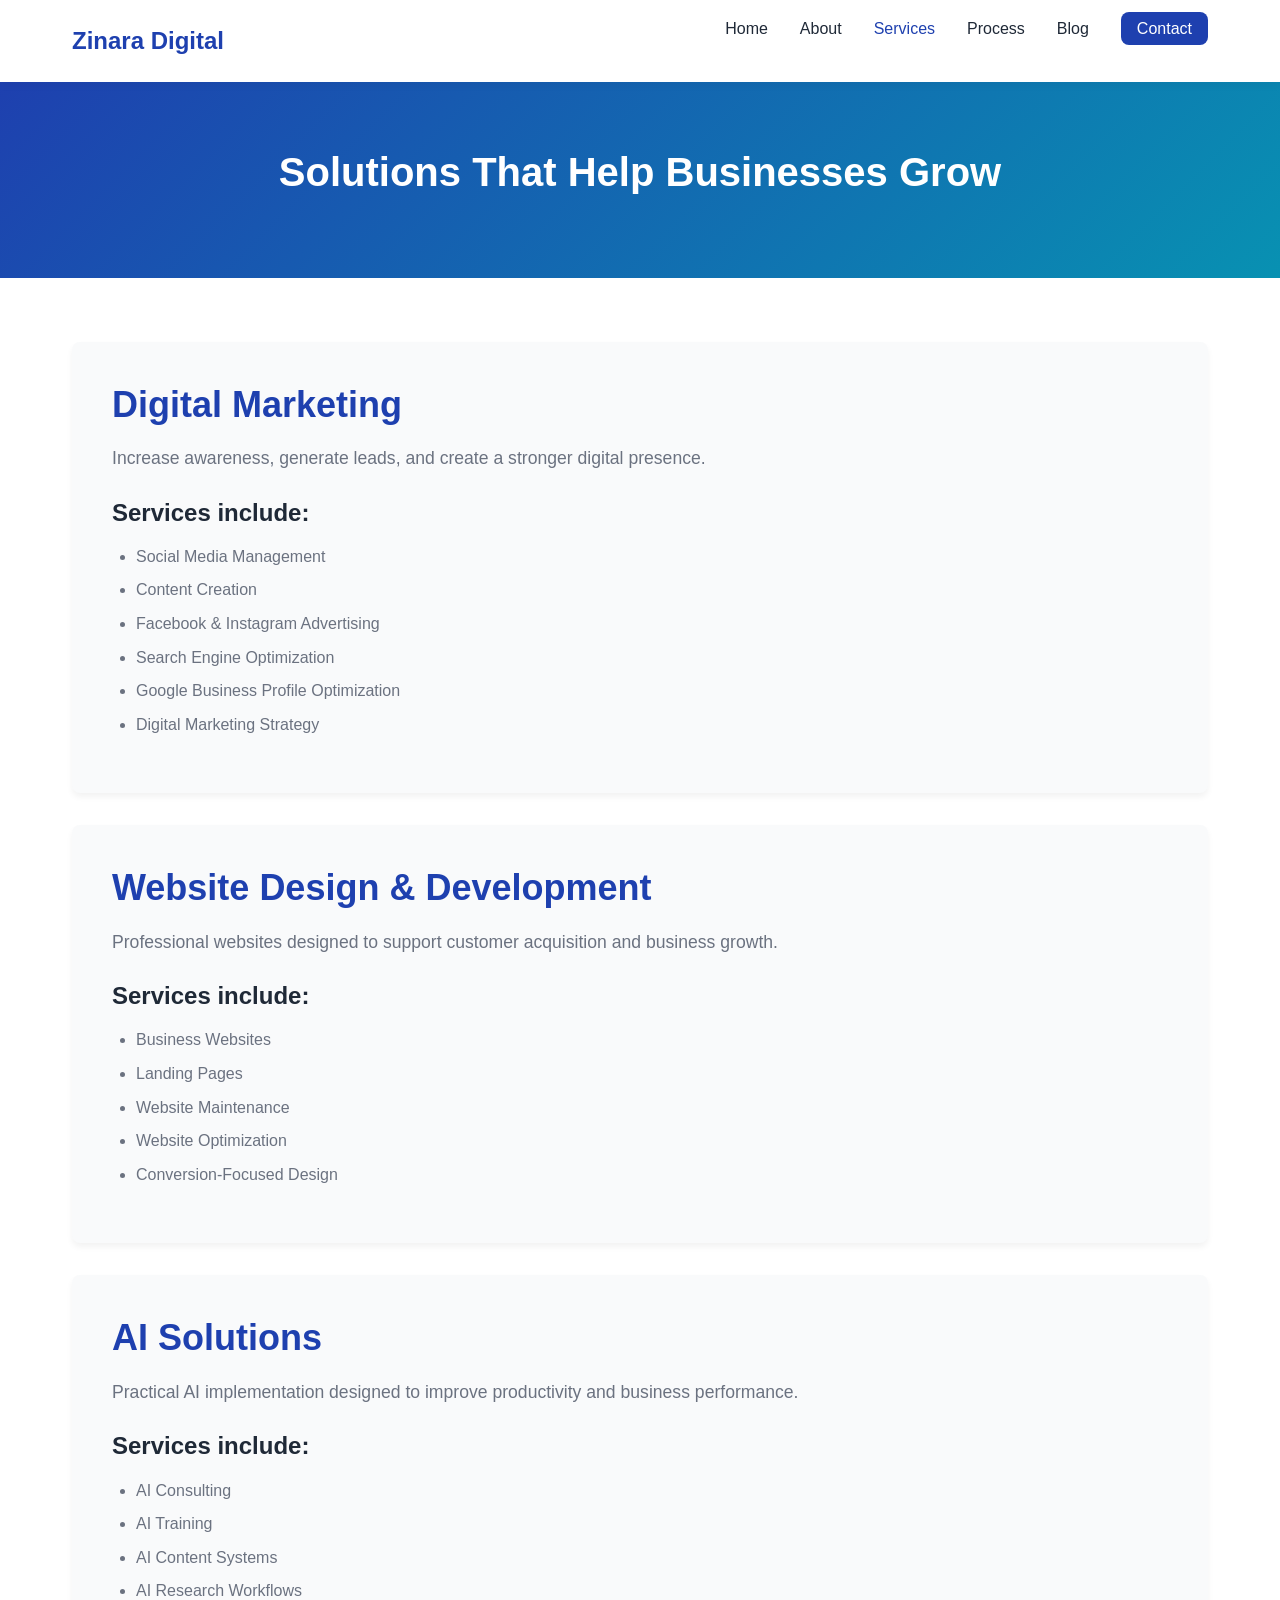
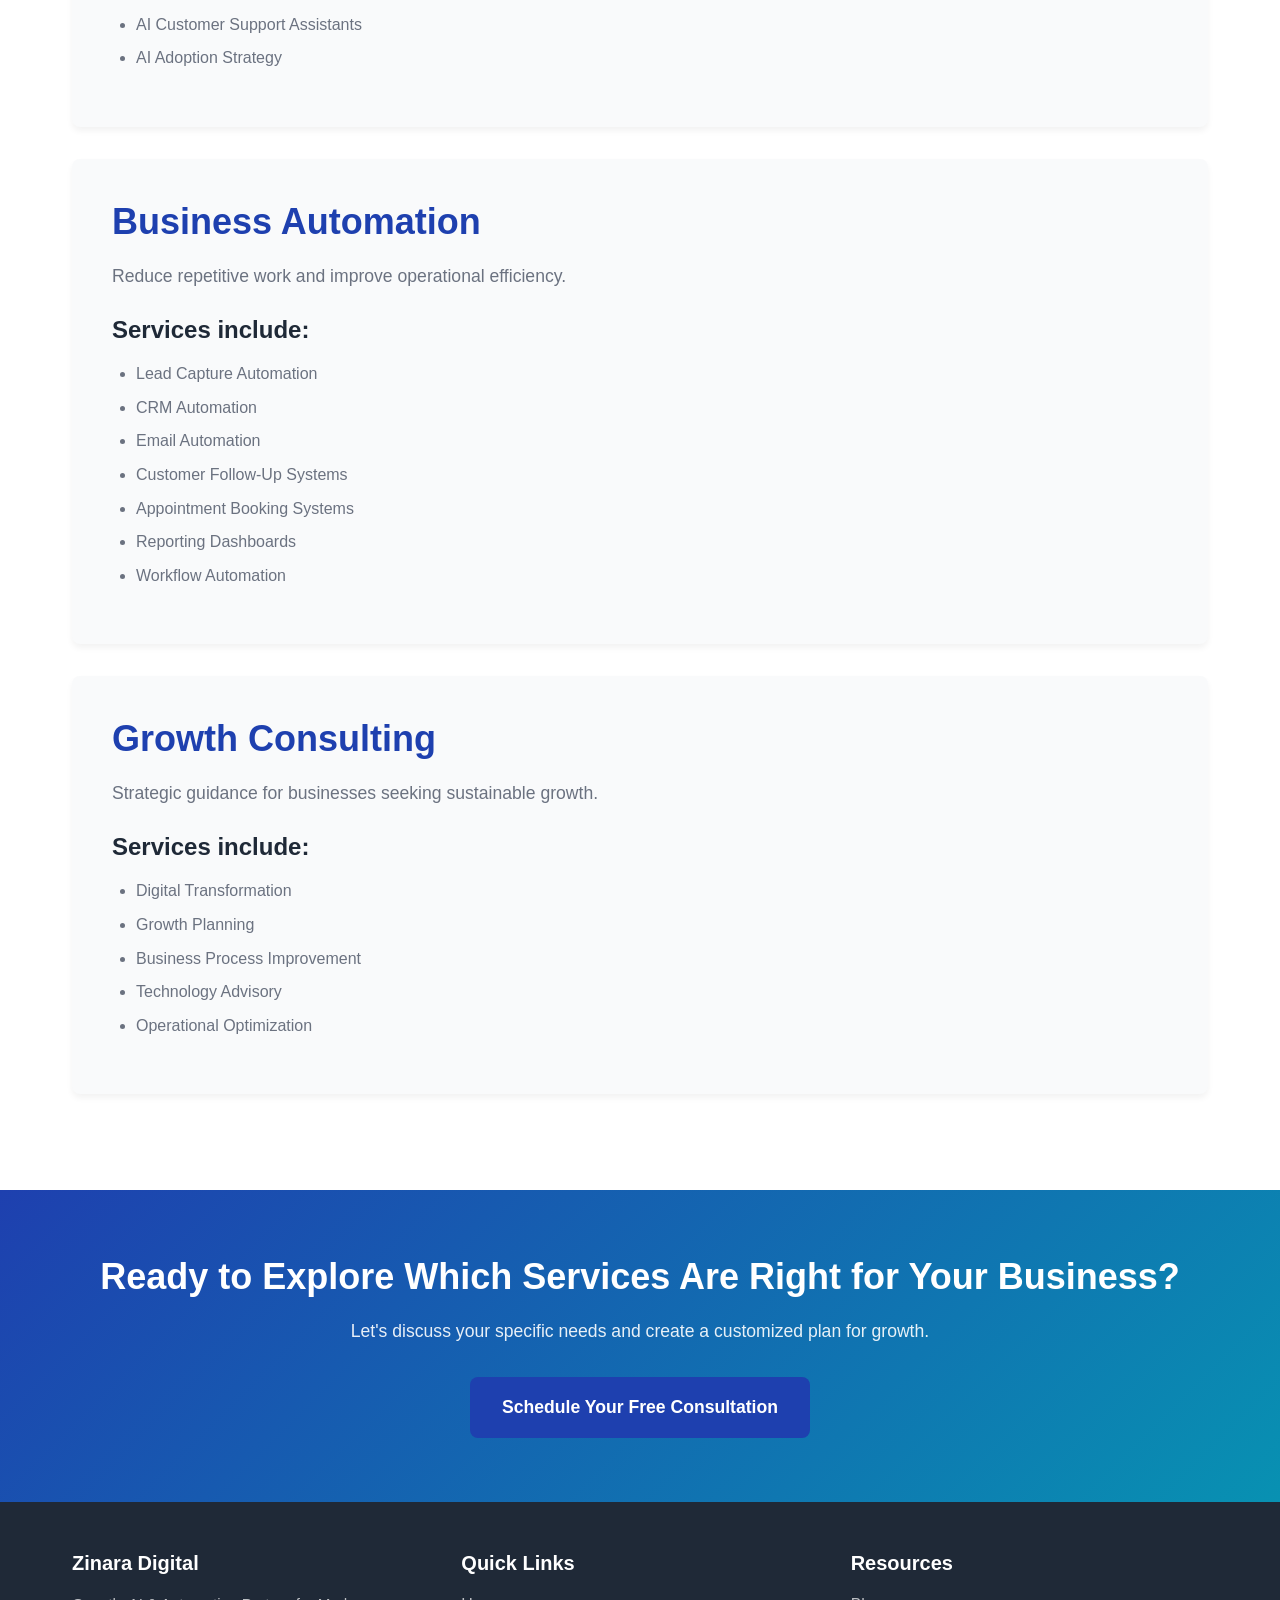
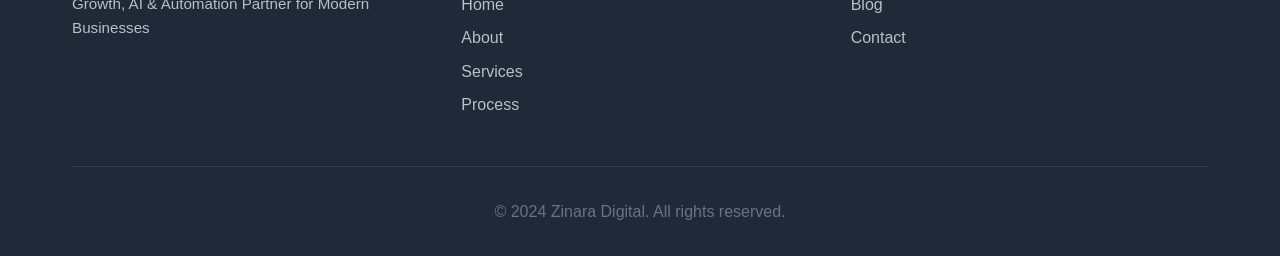
<file: services.html>
<!DOCTYPE html>
<html lang="en">
<head>
    <meta charset="UTF-8">
    <meta name="viewport" content="width=device-width, initial-scale=1.0">
    <title>Services - Zinara Digital</title>
    <link rel="stylesheet" href="css/styles.css">
</head>
<body>
    <!-- Navigation -->
    <nav class="navbar">
        <div class="container">
            <div class="nav-wrapper">
                <div class="logo">
                    <a href="index.html">Zinara Digital</a>
                </div>
                <button class="menu-toggle" id="menuToggle">
                    <span></span>
                    <span></span>
                    <span></span>
                </button>
                <ul class="nav-menu" id="navMenu">
                    <li><a href="index.html">Home</a></li>
                    <li><a href="about.html">About</a></li>
                    <li><a href="services.html" class="active">Services</a></li>
                    <li><a href="process.html">Process</a></li>
                    <li><a href="blog.html">Blog</a></li>
                    <li><a href="contact.html" class="cta-btn">Contact</a></li>
                </ul>
            </div>
        </div>
    </nav>

    <!-- Hero Section -->
    <section class="page-hero">
        <div class="container">
            <h1>Solutions That Help Businesses Grow</h1>
        </div>
    </section>

    <!-- Services Section -->
    <section class="services-detailed">
        <div class="container">
            <div class="service-detail-card">
                <h2>Digital Marketing</h2>
                <p>Increase awareness, generate leads, and create a stronger digital presence.</p>
                <h3>Services include:</h3>
                <ul>
                    <li>Social Media Management</li>
                    <li>Content Creation</li>
                    <li>Facebook & Instagram Advertising</li>
                    <li>Search Engine Optimization</li>
                    <li>Google Business Profile Optimization</li>
                    <li>Digital Marketing Strategy</li>
                </ul>
            </div>

            <div class="service-detail-card">
                <h2>Website Design & Development</h2>
                <p>Professional websites designed to support customer acquisition and business growth.</p>
                <h3>Services include:</h3>
                <ul>
                    <li>Business Websites</li>
                    <li>Landing Pages</li>
                    <li>Website Maintenance</li>
                    <li>Website Optimization</li>
                    <li>Conversion-Focused Design</li>
                </ul>
            </div>

            <div class="service-detail-card">
                <h2>AI Solutions</h2>
                <p>Practical AI implementation designed to improve productivity and business performance.</p>
                <h3>Services include:</h3>
                <ul>
                    <li>AI Consulting</li>
                    <li>AI Training</li>
                    <li>AI Content Systems</li>
                    <li>AI Research Workflows</li>
                    <li>AI Customer Support Assistants</li>
                    <li>AI Adoption Strategy</li>
                </ul>
            </div>

            <div class="service-detail-card">
                <h2>Business Automation</h2>
                <p>Reduce repetitive work and improve operational efficiency.</p>
                <h3>Services include:</h3>
                <ul>
                    <li>Lead Capture Automation</li>
                    <li>CRM Automation</li>
                    <li>Email Automation</li>
                    <li>Customer Follow-Up Systems</li>
                    <li>Appointment Booking Systems</li>
                    <li>Reporting Dashboards</li>
                    <li>Workflow Automation</li>
                </ul>
            </div>

            <div class="service-detail-card">
                <h2>Growth Consulting</h2>
                <p>Strategic guidance for businesses seeking sustainable growth.</p>
                <h3>Services include:</h3>
                <ul>
                    <li>Digital Transformation</li>
                    <li>Growth Planning</li>
                    <li>Business Process Improvement</li>
                    <li>Technology Advisory</li>
                    <li>Operational Optimization</li>
                </ul>
            </div>
        </div>
    </section>

    <!-- CTA Section -->
    <section class="final-cta">
        <div class="container">
            <h2>Ready to Explore Which Services Are Right for Your Business?</h2>
            <p>Let's discuss your specific needs and create a customized plan for growth.</p>
            <a href="contact.html" class="btn btn-primary btn-large">Schedule Your Free Consultation</a>
        </div>
    </section>

    <!-- Footer -->
    <footer class="footer">
        <div class="container">
            <div class="footer-content">
                <div class="footer-section">
                    <h4>Zinara Digital</h4>
                    <p>Growth, AI & Automation Partner for Modern Businesses</p>
                </div>
                <div class="footer-section">
                    <h4>Quick Links</h4>
                    <ul>
                        <li><a href="index.html">Home</a></li>
                        <li><a href="about.html">About</a></li>
                        <li><a href="services.html">Services</a></li>
                        <li><a href="process.html">Process</a></li>
                    </ul>
                </div>
                <div class="footer-section">
                    <h4>Resources</h4>
                    <ul>
                        <li><a href="blog.html">Blog</a></li>
                        <li><a href="contact.html">Contact</a></li>
                    </ul>
                </div>
            </div>
            <div class="footer-bottom">
                <p>&copy; 2024 Zinara Digital. All rights reserved.</p>
            </div>
        </div>
    </footer>

    <script src="js/main.js"></script>
</body>
</html>
</file>
<file: css/styles.css>
/* ========================================
   ZINARA DIGITAL - MAIN STYLESHEET
   ======================================== */

/* Root Variables */
:root {
    --primary-color: #1e40af;
    --primary-dark: #1e3a8a;
    --secondary-color: #0891b2;
    --accent-color: #f59e0b;
    --text-dark: #1f2937;
    --text-light: #6b7280;
    --bg-light: #f9fafb;
    --bg-white: #ffffff;
    --border-color: #e5e7eb;
    --success-color: #10b981;
    --spacing-unit: 1rem;
    --border-radius: 8px;
    --transition: all 0.3s ease;
}

/* ========================================
   GLOBAL STYLES
   ======================================== */

* {
    margin: 0;
    padding: 0;
    box-sizing: border-box;
}

html {
    scroll-behavior: smooth;
}

body {
    font-family: -apple-system, BlinkMacSystemFont, 'Segoe UI', Roboto, 'Helvetica Neue', Arial, sans-serif;
    line-height: 1.6;
    color: var(--text-dark);
    background-color: var(--bg-white);
}

/* Typography */
h1, h2, h3, h4, h5, h6 {
    font-weight: 700;
    line-height: 1.3;
    margin-bottom: 1rem;
}

h1 {
    font-size: 3rem;
    color: var(--text-dark);
}

h2 {
    font-size: 2.25rem;
    color: var(--text-dark);
}

h3 {
    font-size: 1.5rem;
    color: var(--text-dark);
}

h4 {
    font-size: 1.25rem;
    color: var(--text-dark);
}

p {
    margin-bottom: 1rem;
    color: var(--text-light);
    font-size: 1rem;
}

a {
    color: var(--primary-color);
    text-decoration: none;
    transition: var(--transition);
}

a:hover {
    color: var(--primary-dark);
}

ul, ol {
    margin-left: 1.5rem;
    margin-bottom: 1rem;
}

li {
    margin-bottom: 0.5rem;
    color: var(--text-light);
}

/* Container */
.container {
    max-width: 1200px;
    margin: 0 auto;
    padding: 0 2rem;
}

/* ========================================
   BUTTONS
   ======================================== */

.btn {
    display: inline-block;
    padding: 0.75rem 1.5rem;
    border-radius: var(--border-radius);
    font-size: 1rem;
    font-weight: 600;
    text-align: center;
    cursor: pointer;
    transition: var(--transition);
    border: none;
    text-decoration: none;
}

.btn-primary {
    background-color: var(--primary-color);
    color: white;
}

.btn-primary:hover {
    background-color: var(--primary-dark);
    transform: translateY(-2px);
    box-shadow: 0 10px 20px rgba(30, 64, 175, 0.2);
}

.btn-secondary {
    background-color: transparent;
    color: var(--primary-color);
    border: 2px solid var(--primary-color);
}

.btn-secondary:hover {
    background-color: var(--primary-color);
    color: white;
}

.btn-large {
    padding: 1rem 2rem;
    font-size: 1.1rem;
}

/* ========================================
   NAVIGATION
   ======================================== */

.navbar {
    background-color: var(--bg-white);
    box-shadow: 0 2px 10px rgba(0, 0, 0, 0.05);
    position: sticky;
    top: 0;
    z-index: 100;
}

.nav-wrapper {
    display: flex;
    justify-content: space-between;
    align-items: center;
    padding: 1rem 0;
}

.logo a {
    font-size: 1.5rem;
    font-weight: 700;
    color: var(--primary-color);
}

.nav-menu {
    display: flex;
    list-style: none;
    gap: 2rem;
    align-items: center;
}

.nav-menu a {
    color: var(--text-dark);
    font-weight: 500;
    transition: var(--transition);
}

.nav-menu a:hover,
.nav-menu a.active {
    color: var(--primary-color);
}

.nav-menu .cta-btn {
    background-color: var(--primary-color);
    color: white;
    padding: 0.5rem 1rem;
    border-radius: var(--border-radius);
}

.nav-menu .cta-btn:hover {
    background-color: var(--primary-dark);
}

.menu-toggle {
    display: none;
    flex-direction: column;
    background: none;
    border: none;
    cursor: pointer;
}

.menu-toggle span {
    width: 25px;
    height: 3px;
    background-color: var(--text-dark);
    margin: 5px 0;
    transition: var(--transition);
}

/* ========================================
   HERO SECTION
   ======================================== */

.hero {
    background: linear-gradient(135deg, #1e40af 0%, #0891b2 100%);
    color: white;
    padding: 6rem 0;
    text-align: center;
}

.hero-content h1 {
    color: white;
    font-size: 3.5rem;
    margin-bottom: 1.5rem;
}

.hero-subheading {
    font-size: 1.3rem;
    margin-bottom: 1rem;
    color: rgba(255, 255, 255, 0.95);
}

.hero-description {
    font-size: 1.1rem;
    margin-bottom: 2rem;
    color: rgba(255, 255, 255, 0.9);
    max-width: 700px;
    margin-left: auto;
    margin-right: auto;
}

.hero-cta {
    display: flex;
    gap: 1rem;
    justify-content: center;
    flex-wrap: wrap;
}

/* Page Hero */
.page-hero {
    background: linear-gradient(135deg, #1e40af 0%, #0891b2 100%);
    color: white;
    padding: 4rem 0;
    text-align: center;
}

.page-hero h1 {
    color: white;
    font-size: 2.5rem;
}

.page-hero p {
    color: rgba(255, 255, 255, 0.9);
    font-size: 1.1rem;
}

/* ========================================
   SECTIONS
   ======================================== */

section {
    padding: 4rem 0;
}

section h2 {
    text-align: center;
    margin-bottom: 2rem;
}

section p {
    text-align: center;
}

/* Problem Section */
.problem {
    background-color: var(--bg-light);
}

.problem h2 {
    color: var(--text-dark);
    margin-bottom: 1.5rem;
}

.problem > .container > p {
    max-width: 800px;
    margin-left: auto;
    margin-right: auto;
    margin-bottom: 2rem;
}

.problems-list {
    background-color: white;
    padding: 2rem;
    border-radius: var(--border-radius);
    box-shadow: 0 4px 6px rgba(0, 0, 0, 0.05);
    max-width: 800px;
    margin: 0 auto;
}

.problems-list h3 {
    text-align: left;
    margin-bottom: 1rem;
}

.problems-list ul {
    text-align: left;
    margin-left: 1.5rem;
}

.problems-list li {
    margin-bottom: 0.75rem;
}

.result-text {
    text-align: left;
    margin-top: 1.5rem;
    color: var(--text-dark);
}

/* Solution Section */
.solution {
    background-color: white;
}

.section-intro {
    font-size: 1.2rem;
    max-width: 700px;
    margin-left: auto;
    margin-right: auto;
    margin-bottom: 3rem;
    color: var(--text-light);
}

.solutions-grid {
    display: grid;
    grid-template-columns: repeat(auto-fit, minmax(300px, 1fr));
    gap: 2rem;
    margin-top: 3rem;
}

.solution-card {
    background-color: var(--bg-light);
    padding: 2rem;
    border-radius: var(--border-radius);
    text-align: center;
    transition: var(--transition);
}

.solution-card:hover {
    box-shadow: 0 10px 30px rgba(0, 0, 0, 0.1);
    transform: translateY(-5px);
}

.solution-icon {
    font-size: 3rem;
    margin-bottom: 1rem;
}

.solution-card h3 {
    color: var(--primary-color);
    margin-bottom: 1rem;
}

.solution-card p {
    text-align: center;
    color: var(--text-light);
}

/* Why Zinara Section */
.why-zinara {
    background-color: var(--bg-light);
    text-align: center;
}

.why-zinara p {
    font-size: 1.1rem;
    max-width: 800px;
    margin-left: auto;
    margin-right: auto;
    margin-bottom: 1.5rem;
}

.highlight {
    font-size: 1.2rem;
    color: var(--primary-color);
    font-weight: 600;
}

/* Services Preview */
.services-preview {
    background-color: white;
}

.services-grid {
    display: grid;
    grid-template-columns: repeat(auto-fit, minmax(280px, 1fr));
    gap: 2rem;
    margin-top: 2rem;
}

.service-item {
    background-color: var(--bg-light);
    padding: 2rem;
    border-radius: var(--border-radius);
    border-left: 4px solid var(--primary-color);
    transition: var(--transition);
}

.service-item:hover {
    box-shadow: 0 8px 20px rgba(0, 0, 0, 0.08);
    transform: translateX(5px);
}

.service-item h3 {
    color: var(--text-dark);
    margin-bottom: 1rem;
}

.service-item p {
    text-align: left;
    color: var(--text-light);
}

/* Final CTA Section */
.final-cta {
    background: linear-gradient(135deg, #1e40af 0%, #0891b2 100%);
    color: white;
    text-align: center;
    padding: 4rem 0;
}

.final-cta h2 {
    color: white;
    margin-bottom: 1rem;
}

.final-cta p {
    color: rgba(255, 255, 255, 0.9);
    font-size: 1.1rem;
    max-width: 700px;
    margin-left: auto;
    margin-right: auto;
    margin-bottom: 2rem;
}

/* ========================================
   ABOUT PAGE SECTIONS
   ======================================== */

.about-intro {
    background-color: var(--bg-light);
    text-align: center;
}

.about-intro p {
    max-width: 800px;
    margin-left: auto;
    margin-right: auto;
    font-size: 1.1rem;
    margin-bottom: 1.5rem;
}

.mission-vision {
    background-color: white;
}

.mvv-grid {
    display: grid;
    grid-template-columns: repeat(auto-fit, minmax(300px, 1fr));
    gap: 2rem;
    margin-top: 2rem;
}

.mvv-card {
    background-color: var(--bg-light);
    padding: 2rem;
    border-radius: var(--border-radius);
    text-align: center;
    box-shadow: 0 4px 6px rgba(0, 0, 0, 0.05);
}

.mvv-card h2 {
    color: var(--primary-color);
    font-size: 1.5rem;
    margin-bottom: 1rem;
}

.mvv-card p {
    text-align: center;
    color: var(--text-light);
}

/* Values Section */
.values {
    background-color: var(--bg-light);
}

.values-grid {
    display: grid;
    grid-template-columns: repeat(auto-fit, minmax(250px, 1fr));
    gap: 2rem;
    margin-top: 2rem;
}

.value-card {
    background-color: white;
    padding: 2rem;
    border-radius: var(--border-radius);
    box-shadow: 0 4px 6px rgba(0, 0, 0, 0.05);
    text-align: center;
}

.value-card h3 {
    color: var(--primary-color);
    margin-bottom: 1rem;
}

.value-card p {
    text-align: center;
    color: var(--text-light);
}

/* Difference Section */
.difference {
    background-color: white;
    text-align: center;
}

.difference-content {
    display: grid;
    grid-template-columns: repeat(auto-fit, minmax(300px, 1fr));
    gap: 2rem;
    margin: 2rem 0;
}

.difference-item {
    background-color: var(--bg-light);
    padding: 2rem;
    border-radius: var(--border-radius);
}

.difference-item h3 {
    color: var(--text-dark);
    margin-bottom: 1rem;
}

.difference-item p {
    text-align: center;
    color: var(--text-light);
}

/* ========================================
   SERVICES PAGE
   ======================================== */

.services-detailed {
    background-color: white;
}

.service-detail-card {
    background-color: var(--bg-light);
    padding: 2.5rem;
    border-radius: var(--border-radius);
    margin-bottom: 2rem;
    box-shadow: 0 4px 6px rgba(0, 0, 0, 0.05);
}

.service-detail-card h2 {
    color: var(--primary-color);
    text-align: left;
    margin-bottom: 1rem;
}

.service-detail-card > p {
    text-align: left;
    font-size: 1.1rem;
    margin-bottom: 1.5rem;
}

.service-detail-card h3 {
    text-align: left;
    color: var(--text-dark);
    margin-top: 1.5rem;
    margin-bottom: 1rem;
}

.service-detail-card ul {
    text-align: left;
}

/* ========================================
   PROCESS PAGE
   ======================================== */

.process-steps {
    background-color: var(--bg-light);
}

.steps-grid {
    display: grid;
    grid-template-columns: repeat(auto-fit, minmax(280px, 1fr));
    gap: 2rem;
    margin-top: 2rem;
}

.step-card {
    background-color: white;
    padding: 2rem;
    border-radius: var(--border-radius);
    text-align: center;
    box-shadow: 0 4px 6px rgba(0, 0, 0, 0.05);
    transition: var(--transition);
}

.step-card:hover {
    box-shadow: 0 10px 25px rgba(0, 0, 0, 0.1);
    transform: translateY(-5px);
}

.step-number {
    font-size: 2.5rem;
    font-weight: 700;
    color: var(--primary-color);
    margin-bottom: 0.5rem;
}

.step-card h3 {
    color: var(--text-dark);
    margin-bottom: 1rem;
}

.step-card p {
    text-align: center;
    color: var(--text-light);
}

/* ========================================
   BLOG PAGE
   ======================================== */

.blog-categories {
    background-color: var(--bg-light);
    padding: 3rem 0;
}

.blog-categories h2 {
    text-align: center;
    margin-bottom: 2rem;
}

.categories-list {
    display: flex;
    flex-wrap: wrap;
    gap: 1rem;
    justify-content: center;
}

.category-tag {
    background-color: white;
    color: var(--primary-color);
    padding: 0.5rem 1rem;
    border-radius: 20px;
    font-size: 0.9rem;
    border: 1px solid var(--primary-color);
    transition: var(--transition);
}

.category-tag:hover {
    background-color: var(--primary-color);
    color: white;
}

.blog-posts {
    background-color: white;
}

.posts-grid {
    display: grid;
    grid-template-columns: repeat(auto-fill, minmax(300px, 1fr));
    gap: 2rem;
    margin-top: 2rem;
}

.blog-post-card {
    background-color: var(--bg-light);
    padding: 2rem;
    border-radius: var(--border-radius);
    transition: var(--transition);
    box-shadow: 0 4px 6px rgba(0, 0, 0, 0.05);
}

.blog-post-card:hover {
    box-shadow: 0 10px 25px rgba(0, 0, 0, 0.1);
    transform: translateY(-5px);
}

.blog-post-card h3 {
    color: var(--text-dark);
    margin-bottom: 0.5rem;
}

.post-meta {
    color: var(--primary-color);
    font-size: 0.9rem;
    font-weight: 600;
    margin-bottom: 1rem;
}

.blog-post-card p {
    text-align: left;
    color: var(--text-light);
    margin-bottom: 1.5rem;
}

.read-more {
    color: var(--primary-color);
    font-weight: 600;
    text-decoration: none;
}

.read-more:hover {
    color: var(--primary-dark);
}

/* Newsletter CTA */
.newsletter-cta {
    background: linear-gradient(135deg, #1e40af 0%, #0891b2 100%);
    color: white;
    text-align: center;
    padding: 3rem 0;
}

.newsletter-cta h2 {
    color: white;
    margin-bottom: 1rem;
}

.newsletter-cta p {
    color: rgba(255, 255, 255, 0.9);
    margin-bottom: 2rem;
}

.newsletter-form {
    display: flex;
    gap: 1rem;
    max-width: 500px;
    margin: 0 auto;
    flex-wrap: wrap;
    justify-content: center;
}

.newsletter-form input {
    flex: 1;
    min-width: 250px;
    padding: 0.75rem 1rem;
    border: none;
    border-radius: var(--border-radius);
    font-size: 1rem;
}

.newsletter-form button {
    padding: 0.75rem 2rem;
}

/* ========================================
   CONTACT PAGE
   ======================================== */

.contact-intro {
    background-color: var(--bg-light);
    text-align: center;
}

.contact-intro p {
    max-width: 800px;
    margin-left: auto;
    margin-right: auto;
    font-size: 1.1rem;
    margin-bottom: 1.5rem;
}

.contact-form-section {
    background-color: white;
}

.form-wrapper {
    max-width: 600px;
    margin: 0 auto;
    background-color: var(--bg-light);
    padding: 2.5rem;
    border-radius: var(--border-radius);
    box-shadow: 0 4px 6px rgba(0, 0, 0, 0.05);
}

.form-wrapper h2 {
    text-align: center;
    margin-bottom: 2rem;
}

.form-group {
    margin-bottom: 1.5rem;
}

.form-row {
    display: grid;
    grid-template-columns: 1fr 1fr;
    gap: 1rem;
}

.form-group label {
    display: block;
    margin-bottom: 0.5rem;
    font-weight: 600;
    color: var(--text-dark);
}

.form-group input,
.form-group select,
.form-group textarea {
    width: 100%;
    padding: 0.75rem;
    border: 1px solid var(--border-color);
    border-radius: var(--border-radius);
    font-size: 1rem;
    font-family: inherit;
    transition: var(--transition);
}

.form-group input:focus,
.form-group select:focus,
.form-group textarea:focus {
    outline: none;
    border-color: var(--primary-color);
    box-shadow: 0 0 0 3px rgba(30, 64, 175, 0.1);
}

.form-group button {
    width: 100%;
    margin-top: 1rem;
}

.contact-cta {
    background-color: var(--bg-light);
    text-align: center;
    padding: 3rem 0;
}

.contact-cta h2 {
    color: var(--text-dark);
    margin-bottom: 1rem;
}

.contact-cta p {
    color: var(--text-light);
    font-size: 1.1rem;
}

/* ========================================
   FOOTER
   ======================================== */

.footer {
    background-color: var(--text-dark);
    color: white;
    padding: 3rem 0 1rem;
}

.footer-content {
    display: grid;
    grid-template-columns: repeat(auto-fit, minmax(250px, 1fr));
    gap: 2rem;
    margin-bottom: 2rem;
}

.footer-section h4 {
    color: white;
    margin-bottom: 1rem;
}

.footer-section p {
    color: rgba(255, 255, 255, 0.7);
    font-size: 0.95rem;
}

.footer-section ul {
    list-style: none;
    margin-left: 0;
}

.footer-section ul li {
    margin-bottom: 0.5rem;
}

.footer-section a {
    color: rgba(255, 255, 255, 0.7);
    transition: var(--transition);
}

.footer-section a:hover {
    color: white;
}

.footer-bottom {
    text-align: center;
    padding-top: 2rem;
    border-top: 1px solid rgba(255, 255, 255, 0.1);
    color: rgba(255, 255, 255, 0.6);
}

/* ========================================
   RESPONSIVE DESIGN
   ======================================== */

@media (max-width: 768px) {
    .container {
        padding: 0 1rem;
    }

    h1 {
        font-size: 2rem;
    }

    h2 {
        font-size: 1.75rem;
    }

    h3 {
        font-size: 1.25rem;
    }

    .menu-toggle {
        display: flex;
    }

    .nav-menu {
        position: absolute;
        top: 70px;
        left: 0;
        width: 100%;
        background-color: var(--bg-white);
        flex-direction: column;
        gap: 0;
        max-height: 0;
        overflow: hidden;
        transition: var(--transition);
        box-shadow: 0 4px 6px rgba(0, 0, 0, 0.1);
    }

    .nav-menu.active {
        max-height: 500px;
    }

    .nav-menu li {
        padding: 1rem;
        border-bottom: 1px solid var(--border-color);
    }

    .nav-menu a {
        display: block;
    }

    .nav-menu .cta-btn {
        display: inline-block;
        margin: 0.5rem 0;
    }

    .hero-content h1 {
        font-size: 2rem;
    }

    .hero-subheading {
        font-size: 1.1rem;
    }

    .hero-cta {
        flex-direction: column;
    }

    .hero-cta .btn {
        width: 100%;
    }

    .solutions-grid,
    .services-grid,
    .steps-grid,
    .values-grid {
        grid-template-columns: 1fr;
    }

    .form-row {
        grid-template-columns: 1fr;
    }

    .newsletter-form {
        flex-direction: column;
    }

    .newsletter-form input {
        min-width: auto;
    }

    .page-hero h1 {
        font-size: 1.75rem;
    }

    .posts-grid {
        grid-template-columns: 1fr;
    }

    .footer-content {
        grid-template-columns: 1fr;
    }

    section {
        padding: 2rem 0;
    }

    .hero {
        padding: 3rem 0;
    }
}

@media (max-width: 480px) {
    h1 {
        font-size: 1.5rem;
    }

    h2 {
        font-size: 1.25rem;
    }

    h3 {
        font-size: 1rem;
    }

    .hero-content h1 {
        font-size: 1.5rem;
    }

    .hero-subheading {
        font-size: 1rem;
    }

    .hero-description {
        font-size: 0.95rem;
    }

    .btn {
        padding: 0.6rem 1.2rem;
        font-size: 0.9rem;
    }

    .btn-large {
        padding: 0.8rem 1.5rem;
        font-size: 1rem;
    }

    .service-detail-card {
        padding: 1.5rem;
    }

    .form-wrapper {
        padding: 1.5rem;
    }

    .step-number {
        font-size: 2rem;
    }

    .solution-icon {
        font-size: 2.5rem;
    }
}
</file>
